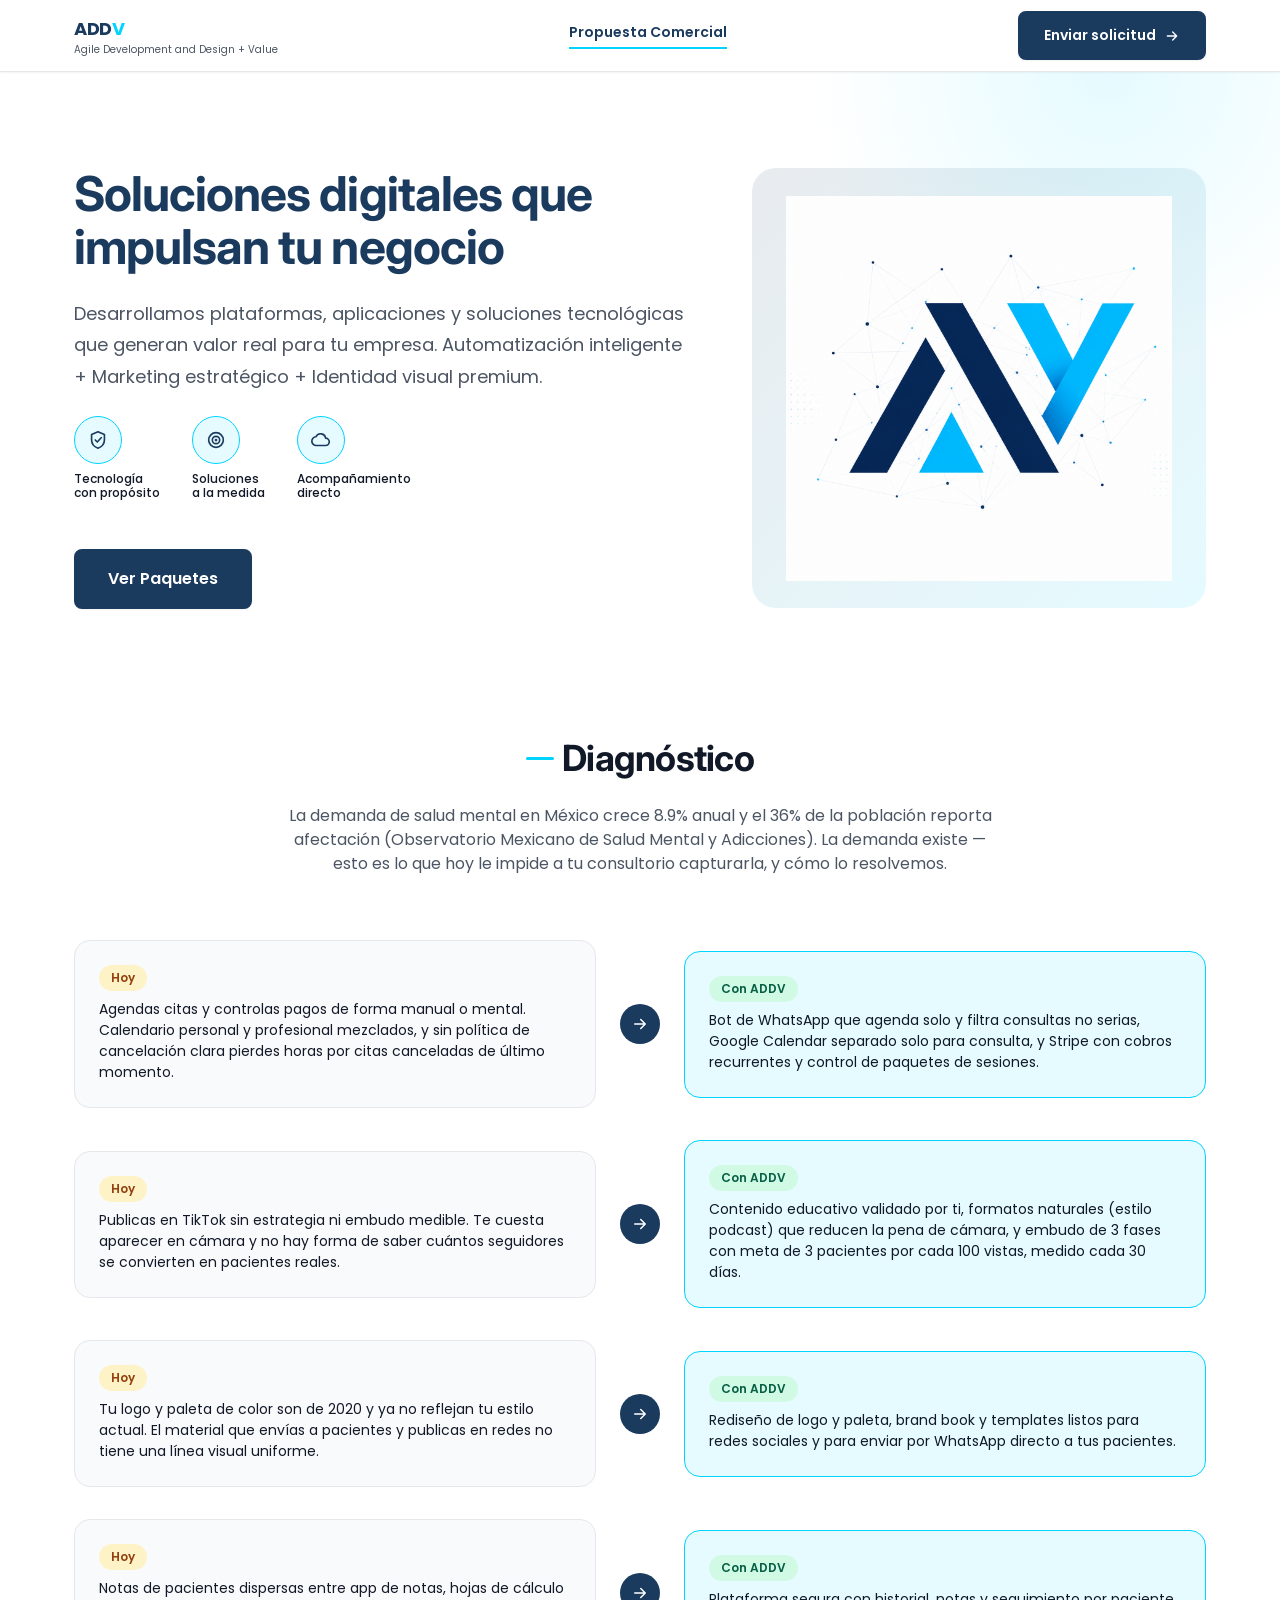
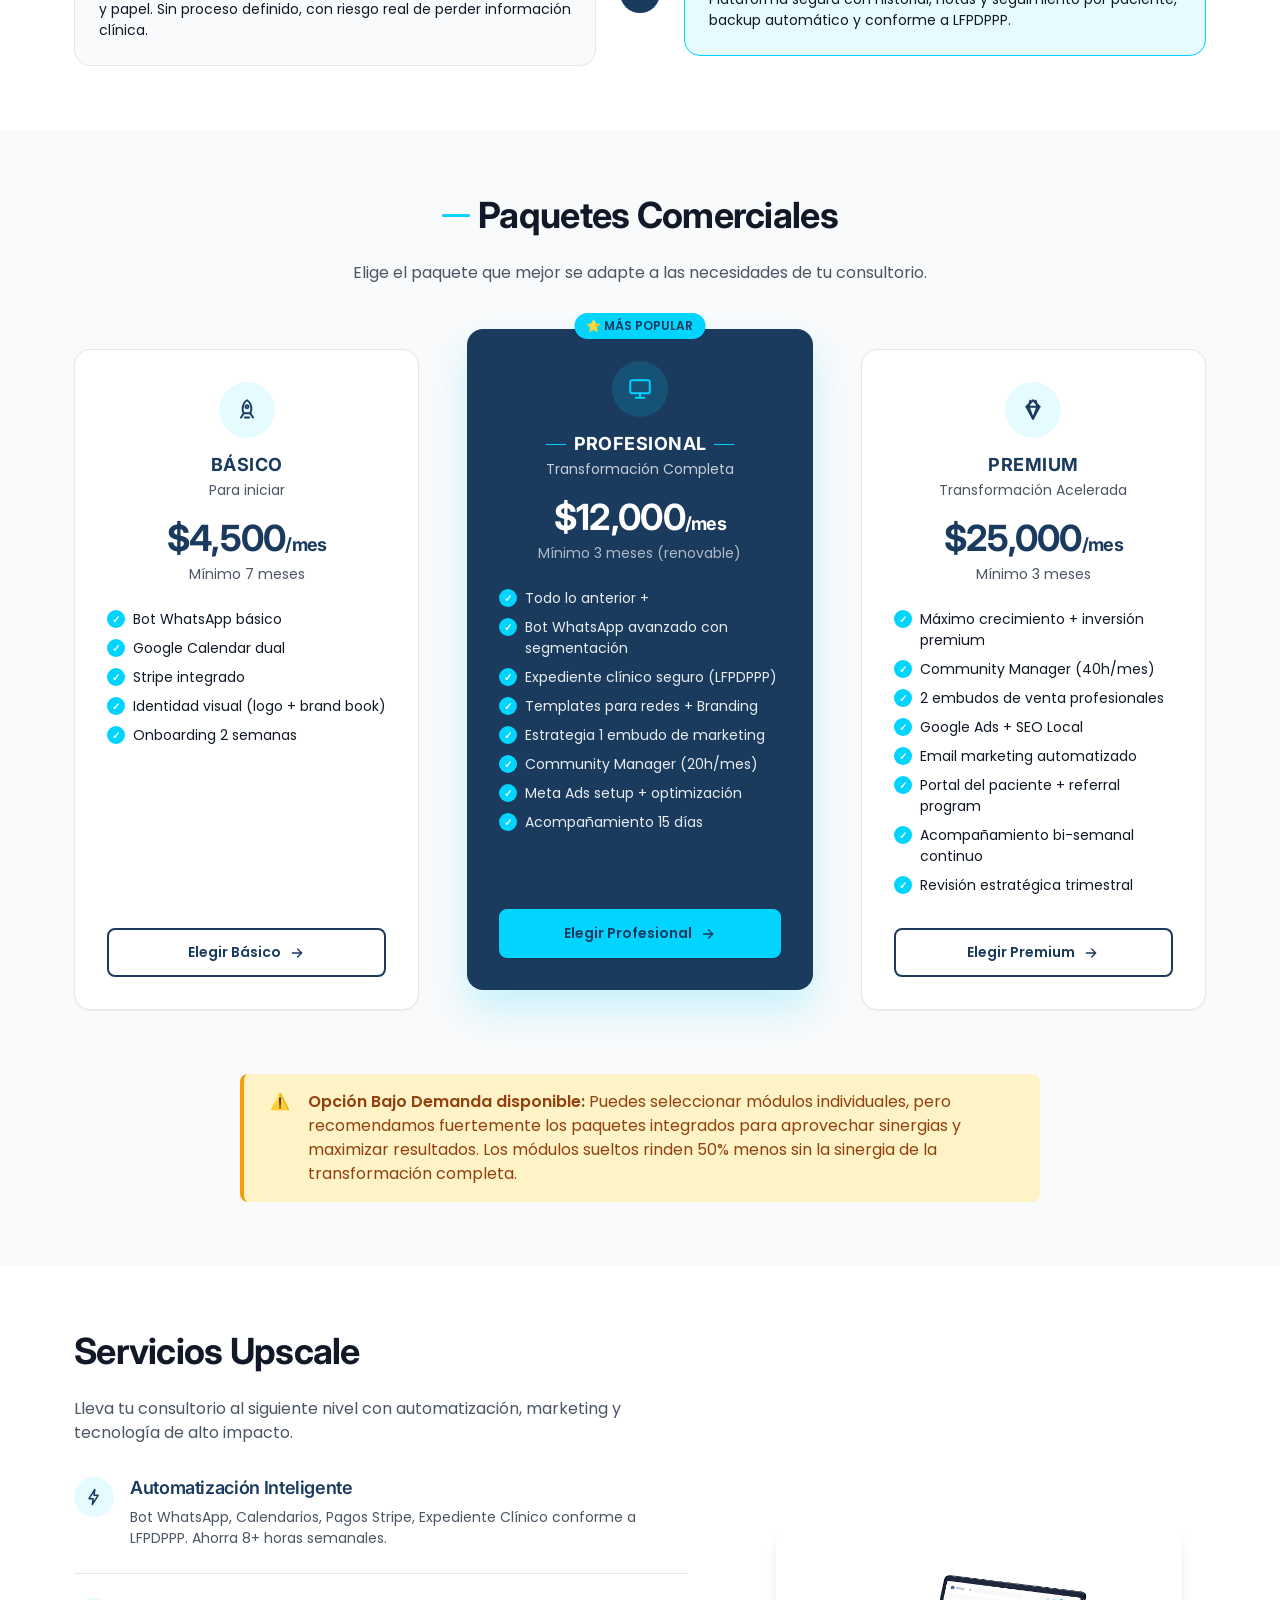
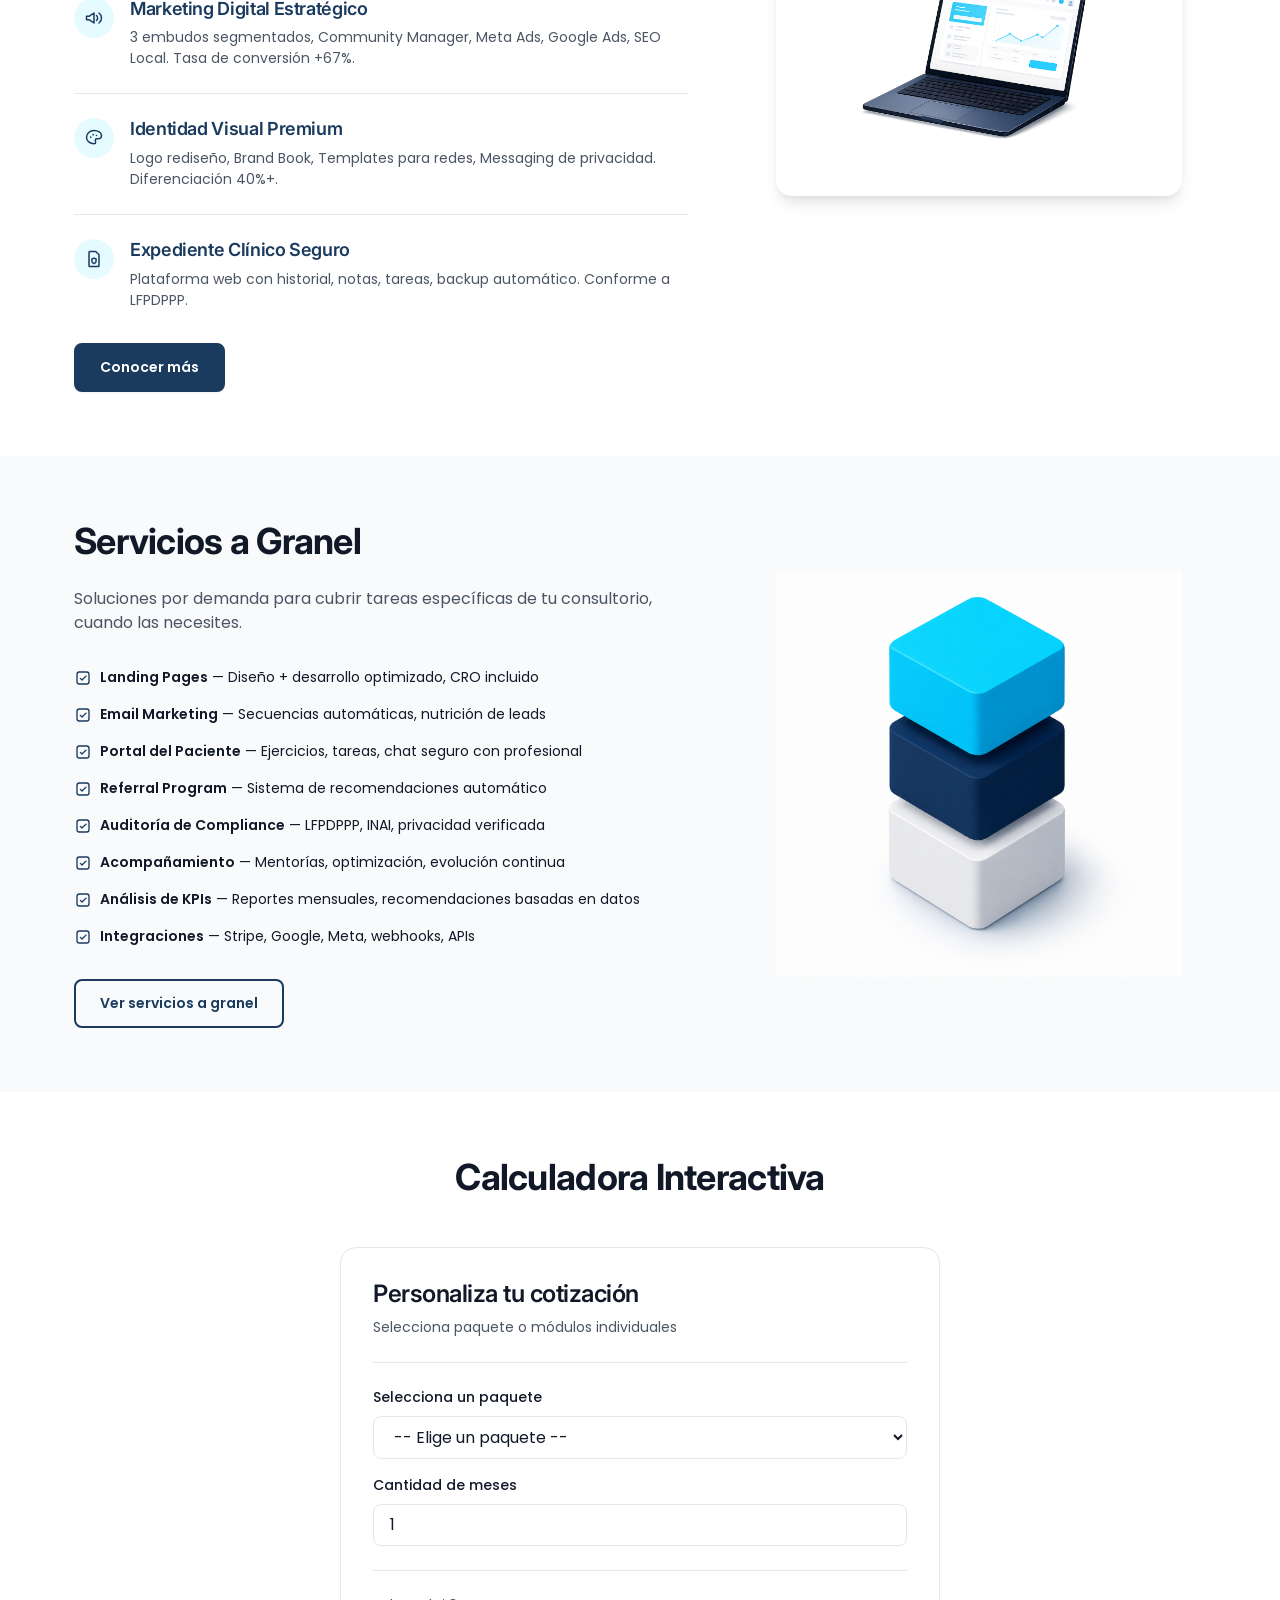
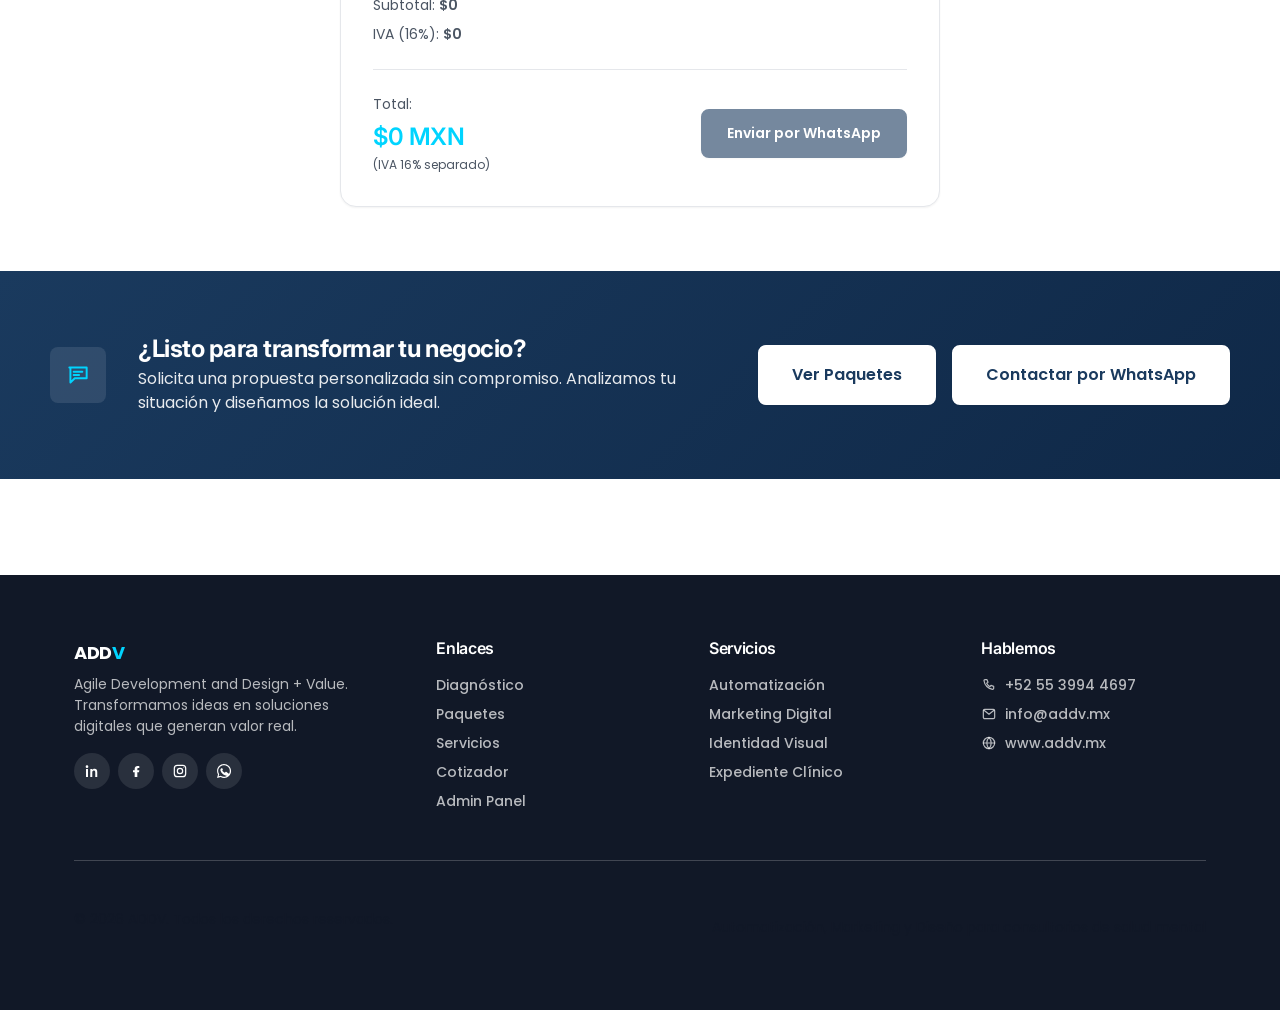
<file: index.html>
<!DOCTYPE html>
<html lang="es">
<head>
  <meta charset="UTF-8">
  <meta name="viewport" content="width=device-width, initial-scale=1.0">
  <meta name="description" content="ADDV - Propuesta Comercial Integral: Automatización, Marketing Digital, Branding para Consultorios Psicológicos Online.">
  <meta name="theme-color" content="#1a3a5e">
  
  <title>ADDV — Propuesta Comercial Integral | Automatización + Marketing + Branding</title>
  
  <!-- Estilos CSS -->
  <link rel="stylesheet" href="css/variables.css">
  <link rel="stylesheet" href="css/base.css">
  <link rel="stylesheet" href="css/components.css">
  <link rel="stylesheet" href="css/layout.css">
  <link rel="stylesheet" href="css/responsive.css">
  
  <!-- Favicon (placeholder) -->
  <link rel="icon" type="image/svg+xml" href="data:image/svg+xml,<svg xmlns='http://www.w3.org/2000/svg' viewBox='0 0 100 100'><text y='75' font-size='75' font-weight='bold' fill='%231a3a5e'>A</text></svg>">
  
  <!-- Open Graph (para compartir) -->
  <meta property="og:title" content="ADDV — Propuesta Comercial Integral">
  <meta property="og:description" content="Transformación Digital para Consultorios Psicológicos: Automatización, Marketing, Branding.">
  <meta property="og:type" content="website">
  <meta property="og:url" content="https://addv.mx/propuesta">
  <meta property="og:image" content="https://addv.mx/og-image.png">
  
  <!-- Preconnect para performance -->
  <link rel="preconnect" href="https://fonts.googleapis.com">
  <link rel="preconnect" href="https://fonts.gstatic.com" crossorigin>
</head>
<body>
  <!-- ===== SPRITE DE ICONOS (inline, sin dependencias externas) ===== -->
  <svg class="icon-sprite" aria-hidden="true" style="display: none;">
    <symbol id="icon-shield" viewBox="0 0 24 24" fill="none" stroke="currentColor" stroke-width="1.8" stroke-linecap="round" stroke-linejoin="round">
      <path d="M12 3l7 3v6c0 4.5-3 7.5-7 9-4-1.5-7-4.5-7-9V6l7-3z"/>
      <path d="M9 12l2.2 2.2L15.5 9.5"/>
    </symbol>
    <symbol id="icon-target" viewBox="0 0 24 24" fill="none" stroke="currentColor" stroke-width="1.8" stroke-linecap="round" stroke-linejoin="round">
      <circle cx="12" cy="12" r="8"/>
      <circle cx="12" cy="12" r="4"/>
      <circle cx="12" cy="12" r="0.6" fill="currentColor"/>
    </symbol>
    <symbol id="icon-cloud" viewBox="0 0 24 24" fill="none" stroke="currentColor" stroke-width="1.8" stroke-linecap="round" stroke-linejoin="round">
      <path d="M7 18h10a4 4 0 0 0 0-8 5.5 5.5 0 0 0-10.5-1.5A4.5 4.5 0 0 0 7 18z"/>
    </symbol>
    <symbol id="icon-rocket" viewBox="0 0 24 24" fill="none" stroke="currentColor" stroke-width="1.8" stroke-linecap="round" stroke-linejoin="round">
      <path d="M12 3c2.5 1.5 4 4.2 4 8 0 2-1 4-1 4H9s-1-2-1-4c0-3.8 1.5-6.5 4-8z"/>
      <circle cx="12" cy="9" r="1.4"/>
      <path d="M9 15l-2.5 4M15 15l2.5 4M10 19h4"/>
    </symbol>
    <symbol id="icon-monitor" viewBox="0 0 24 24" fill="none" stroke="currentColor" stroke-width="1.8" stroke-linecap="round" stroke-linejoin="round">
      <rect x="3" y="4" width="18" height="12" rx="1.5"/>
      <path d="M8 20h8M12 16v4"/>
    </symbol>
    <symbol id="icon-diamond" viewBox="0 0 24 24" fill="none" stroke="currentColor" stroke-width="1.8" stroke-linecap="round" stroke-linejoin="round">
      <path d="M6 9l6-6 6 6-6 11-6-11z"/>
      <path d="M6 9h12M9.5 3.5L8 9l4 11 4-11-1.5-5.5"/>
    </symbol>
    <symbol id="icon-arrow-right" viewBox="0 0 24 24" fill="none" stroke="currentColor" stroke-width="2" stroke-linecap="round" stroke-linejoin="round">
      <path d="M5 12h14M13 6l6 6-6 6"/>
    </symbol>
    <symbol id="icon-chat" viewBox="0 0 24 24" fill="none" stroke="currentColor" stroke-width="1.8" stroke-linecap="round" stroke-linejoin="round">
      <path d="M4 5h16v10H9l-4 4V5z"/>
      <path d="M8 9h8M8 12h5"/>
    </symbol>
    <symbol id="icon-bolt" viewBox="0 0 24 24" fill="none" stroke="currentColor" stroke-width="1.8" stroke-linecap="round" stroke-linejoin="round">
      <path d="M13 3L6 14h5l-1 7 7-11h-5l1-7z"/>
    </symbol>
    <symbol id="icon-megaphone" viewBox="0 0 24 24" fill="none" stroke="currentColor" stroke-width="1.8" stroke-linecap="round" stroke-linejoin="round">
      <path d="M3 10v4h3l6 4V6L6 10H3z"/>
      <path d="M15 9a4 4 0 0 1 0 6M18 6a7.5 7.5 0 0 1 0 12"/>
    </symbol>
    <symbol id="icon-palette" viewBox="0 0 24 24" fill="none" stroke="currentColor" stroke-width="1.8" stroke-linecap="round" stroke-linejoin="round">
      <path d="M12 3a9 8 0 1 0 0 16c1.5 0 2-1 2-2s-.5-1.5-.5-2.3c0-1 .8-1.7 1.8-1.7H17a4 4 0 0 0 4-4c0-3.3-4-6-9-6z"/>
      <circle cx="8" cy="11" r="1" fill="currentColor" stroke="none"/>
      <circle cx="11" cy="8" r="1" fill="currentColor" stroke="none"/>
      <circle cx="15" cy="9" r="1" fill="currentColor" stroke="none"/>
    </symbol>
    <symbol id="icon-file-shield" viewBox="0 0 24 24" fill="none" stroke="currentColor" stroke-width="1.8" stroke-linecap="round" stroke-linejoin="round">
      <path d="M7 3h7l4 4v13a1 1 0 0 1-1 1H7a1 1 0 0 1-1-1V4a1 1 0 0 1 1-1z"/>
      <path d="M12 11l2.5 1v2.3c0 1.6-1 2.7-2.5 3.2-1.5-.5-2.5-1.6-2.5-3.2V12l2.5-1z"/>
    </symbol>
    <symbol id="icon-check-square" viewBox="0 0 24 24" fill="none" stroke="currentColor" stroke-width="1.8" stroke-linecap="round" stroke-linejoin="round">
      <rect x="4" y="4" width="16" height="16" rx="3"/>
      <path d="M8.5 12.5l2.2 2.2L16 9.5"/>
    </symbol>
    <symbol id="icon-linkedin" viewBox="0 0 24 24" fill="currentColor">
      <path d="M4.5 3.5a2 2 0 1 0 0 4 2 2 0 0 0 0-4zM3 9h3v12H3zM9.5 9H12.4v1.6h.05c.5-.9 1.6-1.8 3.3-1.8 3.5 0 4.15 2.1 4.15 4.9V21h-3v-6.2c0-1.5-.03-3.4-2.1-3.4-2.1 0-2.4 1.6-2.4 3.3V21h-3z"/>
    </symbol>
    <symbol id="icon-facebook" viewBox="0 0 24 24" fill="currentColor">
      <path d="M14 21v-7h2.5l.5-3H14V9c0-.9.3-1.5 1.7-1.5H17V4.8C16.6 4.7 15.5 4.6 14.3 4.6c-2.5 0-4.3 1.5-4.3 4.3V11H7.5v3H10v7z"/>
    </symbol>
    <symbol id="icon-instagram" viewBox="0 0 24 24" fill="none" stroke="currentColor" stroke-width="1.8" stroke-linecap="round" stroke-linejoin="round">
      <rect x="3.5" y="3.5" width="17" height="17" rx="4.5"/>
      <circle cx="12" cy="12" r="4"/>
      <circle cx="17" cy="7" r="0.6" fill="currentColor" stroke="none"/>
    </symbol>
    <symbol id="icon-phone" viewBox="0 0 24 24" fill="none" stroke="currentColor" stroke-width="1.8" stroke-linecap="round" stroke-linejoin="round">
      <path d="M6 4h3l1.5 4-2 1.5a11 11 0 0 0 5 5l1.5-2 4 1.5v3a1.5 1.5 0 0 1-1.6 1.5A15 15 0 0 1 4.5 5.6 1.5 1.5 0 0 1 6 4z"/>
    </symbol>
    <symbol id="icon-mail" viewBox="0 0 24 24" fill="none" stroke="currentColor" stroke-width="1.8" stroke-linecap="round" stroke-linejoin="round">
      <rect x="3.5" y="5" width="17" height="14" rx="2"/>
      <path d="M4.5 6.5L12 12.5l7.5-6"/>
    </symbol>
    <symbol id="icon-globe" viewBox="0 0 24 24" fill="none" stroke="currentColor" stroke-width="1.8" stroke-linecap="round" stroke-linejoin="round">
      <circle cx="12" cy="12" r="8.5"/>
      <path d="M3.5 12h17M12 3.5c2.2 2.3 3.3 5.3 3.3 8.5s-1.1 6.2-3.3 8.5c-2.2-2.3-3.3-5.3-3.3-8.5S9.8 5.8 12 3.5z"/>
    </symbol>
  </svg>

  <!-- ===== HEADER FIJO ===== -->
  <header class="header" role="banner">
    <div class="header-content container">
      <a href="#" class="header-logo" aria-label="ADDV - Inicio">
        <span class="header-logo-mark">ADD<span class="header-logo-accent">V</span></span>
        <span class="header-logo-tagline">Agile Development and Design + Value</span>
      </a>
      <div class="header-nav">
        <a href="#cotizador" class="header-nav-link">Propuesta Comercial</a>
      </div>
      <div class="header-actions">
        <a href="#cotizador" class="btn btn-primary header-cta">
          Enviar solicitud
          <svg aria-hidden="true"><use href="#icon-arrow-right"/></svg>
        </a>
      </div>
    </div>
  </header>

  <!-- ===== MAIN CONTENT ===== -->
  <main>
    <!-- ===== HERO SECTION ===== -->
    <section class="section section-hero" id="inicio" aria-labelledby="hero-title">
      <div class="container">
        <div class="hero">
          <!-- Contenido izquierdo -->
          <div class="hero-content">
            <h1 id="hero-title" data-content-key="hero-title">Soluciones digitales que <span class="text-accent-on-light">impulsan</span> tu negocio</h1>

            <p data-content-key="hero-desc">Desarrollamos plataformas, aplicaciones y soluciones tecnológicas que generan valor real para tu empresa. Automatización inteligente + Marketing estratégico + Identidad visual premium.</p>
            
            <div class="hero-badges">
              <div class="hero-badge">
                <span class="hero-badge-icon"><svg aria-hidden="true"><use href="#icon-shield"/></svg></span>
                <span class="hero-badge-label">Tecnología<br>con propósito</span>
              </div>
              <div class="hero-badge">
                <span class="hero-badge-icon"><svg aria-hidden="true"><use href="#icon-target"/></svg></span>
                <span class="hero-badge-label">Soluciones<br>a la medida</span>
              </div>
              <div class="hero-badge">
                <span class="hero-badge-icon"><svg aria-hidden="true"><use href="#icon-cloud"/></svg></span>
                <span class="hero-badge-label">Acompañamiento<br>directo</span>
              </div>
            </div>

            <a href="#paquetes" class="btn btn-primary btn-lg">Ver Paquetes</a>
          </div>

          <!-- Composición visual derecha -->
          <div class="hero-visual" aria-hidden="true">
            <img class="hero-illustration" src="img/hero-illustration.png" alt="" loading="lazy">
          </div>
        </div>
      </div>
    </section>

    <!-- ===== DIAGNÓSTICO ===== -->
    <section class="section" id="diagnostico" aria-labelledby="diagnostico-title">
      <div class="container">
        <h2 id="diagnostico-title" class="section-title-dashed" style="text-align: center;">Diagnóstico</h2>
        <p class="diagnostico-intro">La demanda de salud mental en México crece 8.9% anual y el 36% de la población reporta afectación (Observatorio Mexicano de Salud Mental y Adicciones). La demanda existe — esto es lo que hoy le impide a tu consultorio capturarla, y cómo lo resolvemos.</p>

        <div class="diagnostico-grid">
          <div class="diagnostico-item">
            <div class="diagnostico-problema">
              <span class="badge badge-warning diagnostico-tag">Hoy</span>
              <p>Agendas citas y controlas pagos de forma manual o mental. Calendario personal y profesional mezclados, y sin política de cancelación clara pierdes horas por citas canceladas de último momento.</p>
            </div>
            <span class="diagnostico-arrow" aria-hidden="true"><svg><use href="#icon-arrow-right"/></svg></span>
            <div class="diagnostico-solucion">
              <span class="badge badge-success diagnostico-tag">Con ADDV</span>
              <p>Bot de WhatsApp que agenda solo y filtra consultas no serias, Google Calendar separado solo para consulta, y Stripe con cobros recurrentes y control de paquetes de sesiones.</p>
            </div>
          </div>

          <div class="diagnostico-item">
            <div class="diagnostico-problema">
              <span class="badge badge-warning diagnostico-tag">Hoy</span>
              <p>Publicas en TikTok sin estrategia ni embudo medible. Te cuesta aparecer en cámara y no hay forma de saber cuántos seguidores se convierten en pacientes reales.</p>
            </div>
            <span class="diagnostico-arrow" aria-hidden="true"><svg><use href="#icon-arrow-right"/></svg></span>
            <div class="diagnostico-solucion">
              <span class="badge badge-success diagnostico-tag">Con ADDV</span>
              <p>Contenido educativo validado por ti, formatos naturales (estilo podcast) que reducen la pena de cámara, y embudo de 3 fases con meta de 3 pacientes por cada 100 vistas, medido cada 30 días.</p>
            </div>
          </div>

          <div class="diagnostico-item">
            <div class="diagnostico-problema">
              <span class="badge badge-warning diagnostico-tag">Hoy</span>
              <p>Tu logo y paleta de color son de 2020 y ya no reflejan tu estilo actual. El material que envías a pacientes y publicas en redes no tiene una línea visual uniforme.</p>
            </div>
            <span class="diagnostico-arrow" aria-hidden="true"><svg><use href="#icon-arrow-right"/></svg></span>
            <div class="diagnostico-solucion">
              <span class="badge badge-success diagnostico-tag">Con ADDV</span>
              <p>Rediseño de logo y paleta, brand book y templates listos para redes sociales y para enviar por WhatsApp directo a tus pacientes.</p>
            </div>
          </div>

          <div class="diagnostico-item">
            <div class="diagnostico-problema">
              <span class="badge badge-warning diagnostico-tag">Hoy</span>
              <p>Notas de pacientes dispersas entre app de notas, hojas de cálculo y papel. Sin proceso definido, con riesgo real de perder información clínica.</p>
            </div>
            <span class="diagnostico-arrow" aria-hidden="true"><svg><use href="#icon-arrow-right"/></svg></span>
            <div class="diagnostico-solucion">
              <span class="badge badge-success diagnostico-tag">Con ADDV</span>
              <p>Plataforma segura con historial, notas y seguimiento por paciente, backup automático y conforme a LFPDPPP.</p>
            </div>
          </div>
        </div>
      </div>
    </section>

    <!-- ===== PAQUETES SECTION ===== -->
    <section class="section section-alt" id="paquetes" aria-labelledby="paquetes-title">
      <div class="container">
        <h2 id="paquetes-title" class="section-title-dashed" style="text-align: center;">Paquetes Comerciales</h2>
        <p style="text-align: center; color: var(--color-gray-600); margin-bottom: var(--space-3xl);">Elige el paquete que mejor se adapte a las necesidades de tu consultorio.</p>

        <div class="pricing-cards">
          <!-- Paquete Básico -->
          <div class="pricing-card">
            <div class="card">
              <div class="pricing-icon"><svg aria-hidden="true"><use href="#icon-rocket"/></svg></div>

              <div class="pricing-header">
                <h3 class="pricing-name">Básico</h3>
                <p class="pricing-subtitle">Para iniciar</p>
                <h4 class="pricing-price" data-price-for="basico">$4,500<span style="font-size: 0.5em;">/mes</span></h4>
                <p class="pricing-price-desc">Mínimo 7 meses</p>
              </div>

              <div class="pricing-features">
                <div class="pricing-feature">Bot WhatsApp básico</div>
                <div class="pricing-feature">Google Calendar dual</div>
                <div class="pricing-feature">Stripe integrado</div>
                <div class="pricing-feature">Identidad visual (logo + brand book)</div>
                <div class="pricing-feature">Onboarding 2 semanas</div>
              </div>

              <div class="pricing-cta">
                <button class="btn btn-secondary btn-full" onclick="elegirPaquete('basico')">Elegir Básico <svg aria-hidden="true" style="width:16px;height:16px;"><use href="#icon-arrow-right"/></svg></button>
              </div>
            </div>
          </div>

          <!-- Paquete Profesional (Featured) -->
          <div class="pricing-card featured">
            <div class="card">
              <span class="badge badge-accent-solid pricing-badge-float">⭐ MÁS POPULAR</span>

              <div class="pricing-icon"><svg aria-hidden="true"><use href="#icon-monitor"/></svg></div>

              <div class="pricing-header">
                <h3 class="pricing-name pricing-name-dashed">Profesional</h3>
                <p class="pricing-subtitle">Transformación Completa</p>
                <h4 class="pricing-price" data-price-for="profesional">$12,000<span style="font-size: 0.5em;">/mes</span></h4>
                <p class="pricing-price-desc">Mínimo 3 meses (renovable)</p>
              </div>

              <div class="pricing-features">
                <div class="pricing-feature">Todo lo anterior +</div>
                <div class="pricing-feature">Bot WhatsApp avanzado con segmentación</div>
                <div class="pricing-feature">Expediente clínico seguro (LFPDPPP)</div>
                <div class="pricing-feature">Templates para redes + Branding</div>
                <div class="pricing-feature">Estrategia 1 embudo de marketing</div>
                <div class="pricing-feature">Community Manager (20h/mes)</div>
                <div class="pricing-feature">Meta Ads setup + optimización</div>
                <div class="pricing-feature">Acompañamiento 15 días</div>
              </div>

              <div class="pricing-cta">
                <button class="btn btn-accent btn-full" onclick="elegirPaquete('profesional')">Elegir Profesional <svg aria-hidden="true" style="width:16px;height:16px;"><use href="#icon-arrow-right"/></svg></button>
              </div>
            </div>
          </div>

          <!-- Paquete Premium -->
          <div class="pricing-card">
            <div class="card">
              <div class="pricing-icon"><svg aria-hidden="true"><use href="#icon-diamond"/></svg></div>

              <div class="pricing-header">
                <h3 class="pricing-name">Premium</h3>
                <p class="pricing-subtitle">Transformación Acelerada</p>
                <h4 class="pricing-price" data-price-for="premium">$25,000<span style="font-size: 0.5em;">/mes</span></h4>
                <p class="pricing-price-desc">Mínimo 3 meses</p>
              </div>

              <div class="pricing-features">
                <div class="pricing-feature">Máximo crecimiento + inversión premium</div>
                <div class="pricing-feature">Community Manager (40h/mes)</div>
                <div class="pricing-feature">2 embudos de venta profesionales</div>
                <div class="pricing-feature">Google Ads + SEO Local</div>
                <div class="pricing-feature">Email marketing automatizado</div>
                <div class="pricing-feature">Portal del paciente + referral program</div>
                <div class="pricing-feature">Acompañamiento bi-semanal continuo</div>
                <div class="pricing-feature">Revisión estratégica trimestral</div>
              </div>

              <div class="pricing-cta">
                <button class="btn btn-secondary btn-full" onclick="elegirPaquete('premium')">Elegir Premium <svg aria-hidden="true" style="width:16px;height:16px;"><use href="#icon-arrow-right"/></svg></button>
              </div>
            </div>
          </div>
        </div>
        
        <!-- Advertencia Bajo Demanda -->
        <div class="alert alert-warning mt-2xl" role="alert" style="max-width: 800px; margin: var(--space-3xl) auto 0;">
          <div class="alert-icon">⚠️</div>
          <div class="alert-content">
            <strong>Opción Bajo Demanda disponible:</strong> Puedes seleccionar módulos individuales, pero recomendamos fuertemente los paquetes integrados para aprovechar sinergias y maximizar resultados. Los módulos sueltos rinden 50% menos sin la sinergia de la transformación completa.
          </div>
        </div>
      </div>
    </section>

    <!-- ===== SERVICIOS UPSCALE SECTION ===== -->
    <section class="section" id="servicios" aria-labelledby="servicios-title">
      <div class="container">
        <div class="services-grid">
          <div class="services-list-col">
            <h2 id="servicios-title">Servicios Upscale</h2>
            <p class="services-intro">Lleva tu consultorio al siguiente nivel con automatización, marketing y tecnología de alto impacto.</p>

            <div class="services-list">
              <div class="service-item">
                <span class="service-icon"><svg aria-hidden="true"><use href="#icon-bolt"/></svg></span>
                <div>
                  <h3 class="service-name">Automatización Inteligente</h3>
                  <p class="service-desc">Bot WhatsApp, Calendarios, Pagos Stripe, Expediente Clínico conforme a LFPDPPP. Ahorra 8+ horas semanales.</p>
                </div>
              </div>
              <div class="service-item">
                <span class="service-icon"><svg aria-hidden="true"><use href="#icon-megaphone"/></svg></span>
                <div>
                  <h3 class="service-name">Marketing Digital Estratégico</h3>
                  <p class="service-desc">3 embudos segmentados, Community Manager, Meta Ads, Google Ads, SEO Local. Tasa de conversión +67%.</p>
                </div>
              </div>
              <div class="service-item">
                <span class="service-icon"><svg aria-hidden="true"><use href="#icon-palette"/></svg></span>
                <div>
                  <h3 class="service-name">Identidad Visual Premium</h3>
                  <p class="service-desc">Logo rediseño, Brand Book, Templates para redes, Messaging de privacidad. Diferenciación 40%+.</p>
                </div>
              </div>
              <div class="service-item">
                <span class="service-icon"><svg aria-hidden="true"><use href="#icon-file-shield"/></svg></span>
                <div>
                  <h3 class="service-name">Expediente Clínico Seguro</h3>
                  <p class="service-desc">Plataforma web con historial, notas, tareas, backup automático. Conforme a LFPDPPP.</p>
                </div>
              </div>
            </div>

            <a href="#cotizador" class="btn btn-primary service-cta">Conocer más</a>
          </div>

          <div class="services-visual" aria-hidden="true">
            <img class="services-visual-img services-visual-img-framed" src="img/servicios-upscale.png" alt="" loading="lazy">
          </div>
        </div>
      </div>
    </section>

    <!-- ===== SERVICIOS A GRANEL ===== -->
    <section class="section section-alt" aria-labelledby="servicios-granel-title">
      <div class="container">
        <div class="services-grid">
          <div class="services-list-col">
            <h2 id="servicios-granel-title">Servicios a Granel</h2>
            <p class="services-intro">Soluciones por demanda para cubrir tareas específicas de tu consultorio, cuando las necesites.</p>

            <div class="service-checklist">
              <div class="service-checklist-item">
                <svg class="service-checklist-icon" aria-hidden="true"><use href="#icon-check-square"/></svg>
                <span><strong>Landing Pages</strong> — Diseño + desarrollo optimizado, CRO incluido</span>
              </div>
              <div class="service-checklist-item">
                <svg class="service-checklist-icon" aria-hidden="true"><use href="#icon-check-square"/></svg>
                <span><strong>Email Marketing</strong> — Secuencias automáticas, nutrición de leads</span>
              </div>
              <div class="service-checklist-item">
                <svg class="service-checklist-icon" aria-hidden="true"><use href="#icon-check-square"/></svg>
                <span><strong>Portal del Paciente</strong> — Ejercicios, tareas, chat seguro con profesional</span>
              </div>
              <div class="service-checklist-item">
                <svg class="service-checklist-icon" aria-hidden="true"><use href="#icon-check-square"/></svg>
                <span><strong>Referral Program</strong> — Sistema de recomendaciones automático</span>
              </div>
              <div class="service-checklist-item">
                <svg class="service-checklist-icon" aria-hidden="true"><use href="#icon-check-square"/></svg>
                <span><strong>Auditoría de Compliance</strong> — LFPDPPP, INAI, privacidad verificada</span>
              </div>
              <div class="service-checklist-item">
                <svg class="service-checklist-icon" aria-hidden="true"><use href="#icon-check-square"/></svg>
                <span><strong>Acompañamiento</strong> — Mentorías, optimización, evolución continua</span>
              </div>
              <div class="service-checklist-item">
                <svg class="service-checklist-icon" aria-hidden="true"><use href="#icon-check-square"/></svg>
                <span><strong>Análisis de KPIs</strong> — Reportes mensuales, recomendaciones basadas en datos</span>
              </div>
              <div class="service-checklist-item">
                <svg class="service-checklist-icon" aria-hidden="true"><use href="#icon-check-square"/></svg>
                <span><strong>Integraciones</strong> — Stripe, Google, Meta, webhooks, APIs</span>
              </div>
            </div>

            <a href="#cotizador" class="btn btn-secondary service-cta">Ver servicios a granel</a>
          </div>

          <div class="services-visual" aria-hidden="true">
            <img class="services-visual-img" src="img/servicios-granel.png" alt="" loading="lazy">
          </div>
        </div>
      </div>
    </section>

    <!-- ===== COTIZADOR INTERACTIVO ===== -->
    <section class="section" id="cotizador" aria-labelledby="cotizador-title">
      <div class="container container-lg">
        <h2 id="cotizador-title" style="text-align: center; margin-bottom: var(--space-2xl);">Calculadora Interactiva</h2>
        
        <div class="card" style="max-width: 600px; margin: 0 auto;">
          <div class="card-header">
            <h3>Personaliza tu cotización</h3>
            <p style="margin: var(--space-sm) 0 0; color: var(--color-gray-600); font-size: var(--font-size-sm);">Selecciona paquete o módulos individuales</p>
          </div>
          
          <div class="card-body">
            <!-- Inputs del cotizador van aquí (JavaScript) -->
            <div id="cotizador-contenido">
              <!-- Generado por JavaScript -->
            </div>
          </div>
          
          <div class="card-footer">
            <div>
              <p style="margin: 0; font-size: var(--font-size-sm); color: var(--color-gray-600);">Total:</p>
              <h3 id="total-precio" style="margin: var(--space-sm) 0 0; color: var(--color-cyan);">$0.00 MXN</h3>
              <p style="margin: var(--space-xs) 0 0; font-size: 0.75rem; color: var(--color-gray-600);">(IVA 16% separado)</p>
            </div>
            <button class="btn btn-primary" id="btn-whatsapp" onclick="openWhatsApp()">
              Enviar por WhatsApp
            </button>
          </div>
        </div>
      </div>
    </section>

    <!-- ===== CTA FINAL ===== -->
    <section class="cta-section">
      <div class="cta-content cta-bar">
        <span class="cta-bar-icon"><svg aria-hidden="true"><use href="#icon-chat"/></svg></span>
        <div class="cta-bar-text">
          <h2 data-content-key="cta-title">¿Listo para transformar tu negocio?</h2>
          <p data-content-key="cta-desc">Solicita una propuesta personalizada sin compromiso. Analizamos tu situación y diseñamos la solución ideal.</p>
        </div>
        <div class="cta-buttons">
          <a href="#paquetes" class="btn btn-accent btn-lg">Ver Paquetes</a>
          <button class="btn btn-accent btn-lg" onclick="openWhatsApp()">Contactar por WhatsApp</button>
        </div>
      </div>
    </section>
  </main>

  <!-- ===== FOOTER ===== -->
  <footer class="footer" role="contentinfo">
    <div class="container">
      <div class="footer-content">
        <div class="footer-section footer-section-brand">
          <a href="#" class="header-logo" aria-label="ADDV - Inicio" style="color: var(--color-white);">
            <span class="header-logo-mark">ADD<span class="header-logo-accent">V</span></span>
          </a>
          <p style="font-size: var(--font-size-sm); color: rgba(255, 255, 255, 0.7); margin: var(--space-sm) 0 var(--space-md);">Agile Development and Design + Value. Transformamos ideas en soluciones digitales que generan valor real.</p>
          <div class="footer-social">
            <a href="#" aria-label="LinkedIn"><svg aria-hidden="true"><use href="#icon-linkedin"/></svg></a>
            <a href="#" aria-label="Facebook"><svg aria-hidden="true"><use href="#icon-facebook"/></svg></a>
            <a href="#" aria-label="Instagram"><svg aria-hidden="true"><use href="#icon-instagram"/></svg></a>
            <a href="https://wa.me/525539944697" target="_blank" rel="noopener noreferrer" aria-label="WhatsApp">
              <svg viewBox="0 0 448 512" fill="currentColor" aria-hidden="true">
                <path d="M380.9 97.1C339 55.1 283.2 32 223.9 32c-122.4 0-222 99.6-222 222 0 39.2 10.3 77.4 29.8 111L2 480l117.7-30.9c32.4 17.7 68.9 27 106.1 27h.1c122.3 0 224.1-99.6 224.1-222 0-59.3-25.2-115-69.1-157zm-157 341.6c-33.2 0-65.7-8.9-94-25.7l-6.7-4-70 18.4L71 359.5l-4.4-7c-18.5-29.4-28.2-63.3-28.2-98.2 0-101.7 82.8-184.5 184.6-184.5 49.3 0 95.6 19.2 130.4 54.1 34.8 34.9 56.2 81.2 56.1 130.5 0 101.8-84.9 184.6-186.6 184.6zm101.2-138.2c-5.5-2.8-32.8-16.2-37.9-18-5.1-1.9-8.8-2.8-12.5 2.8-3.7 5.6-14.3 18-17.6 21.7-3.2 3.7-6.5 4.2-12 1.4-32.6-16.3-54-29.1-75.6-66-5.7-9.8 5.7-9.1 16.3-30.3 1.8-3.7.9-6.9-.6-9.7-1.5-2.8-6.6-16-12.1-27.6-4.4-9.2-9-8.9-13.4-9.1-3.7-.2-7.9-.2-12.1-.2-4.2 0-11 1.6-16.9 7.8-5.9 6.2-22.6 22.1-22.6 53.9 0 31.8 24.4 62.5 27.8 66.9 3.4 4.4 47 71.8 115.4 97.8 57.4 21.3 68.9 17.1 81.4 16 12.5-1.1 40.3-16.5 46-32.4 5.7-15.9 5.7-29.6 4-32.4-1.7-2.8-6.3-4.5-13.1-7.9z"/>
              </svg>
            </a>
          </div>
        </div>

        <div class="footer-section">
          <h4>Enlaces</h4>
          <div class="footer-links">
            <a href="#diagnostico">Diagnóstico</a>
            <a href="#paquetes">Paquetes</a>
            <a href="#servicios">Servicios</a>
            <a href="#cotizador">Cotizador</a>
            <a href="login.html">Admin Panel</a>
          </div>
        </div>

        <div class="footer-section">
          <h4>Servicios</h4>
          <div class="footer-links">
            <a href="#servicios">Automatización</a>
            <a href="#servicios">Marketing Digital</a>
            <a href="#servicios">Identidad Visual</a>
            <a href="#servicios">Expediente Clínico</a>
          </div>
        </div>

        <div class="footer-section">
          <h4>Hablemos</h4>
          <div class="footer-links footer-links-icon">
            <a href="tel:+525539944697"><svg aria-hidden="true"><use href="#icon-phone"/></svg> +52 55 3994 4697</a>
            <a href="mailto:info@addv.mx"><svg aria-hidden="true"><use href="#icon-mail"/></svg> info@addv.mx</a>
            <a href="https://addv.mx" target="_blank" rel="noopener noreferrer"><svg aria-hidden="true"><use href="#icon-globe"/></svg> www.addv.mx</a>
          </div>
        </div>
      </div>

      <div class="footer-divider"></div>

      <div class="footer-bottom">
        <p>&copy; 2026 ADDV. Todos los derechos reservados.</p>
        <p>Automatización, Marketing y Diseño para consultorios de salud mental</p>
      </div>
    </div>
  </footer>

  <!-- ===== SCRIPTS ===== -->
  <script src="js/cotizador.js" charset="utf-8"></script>
  <script src="js/whatsapp.js" charset="utf-8"></script>
  <script src="js/main.js" charset="utf-8"></script>
</body>
</html>
</file>
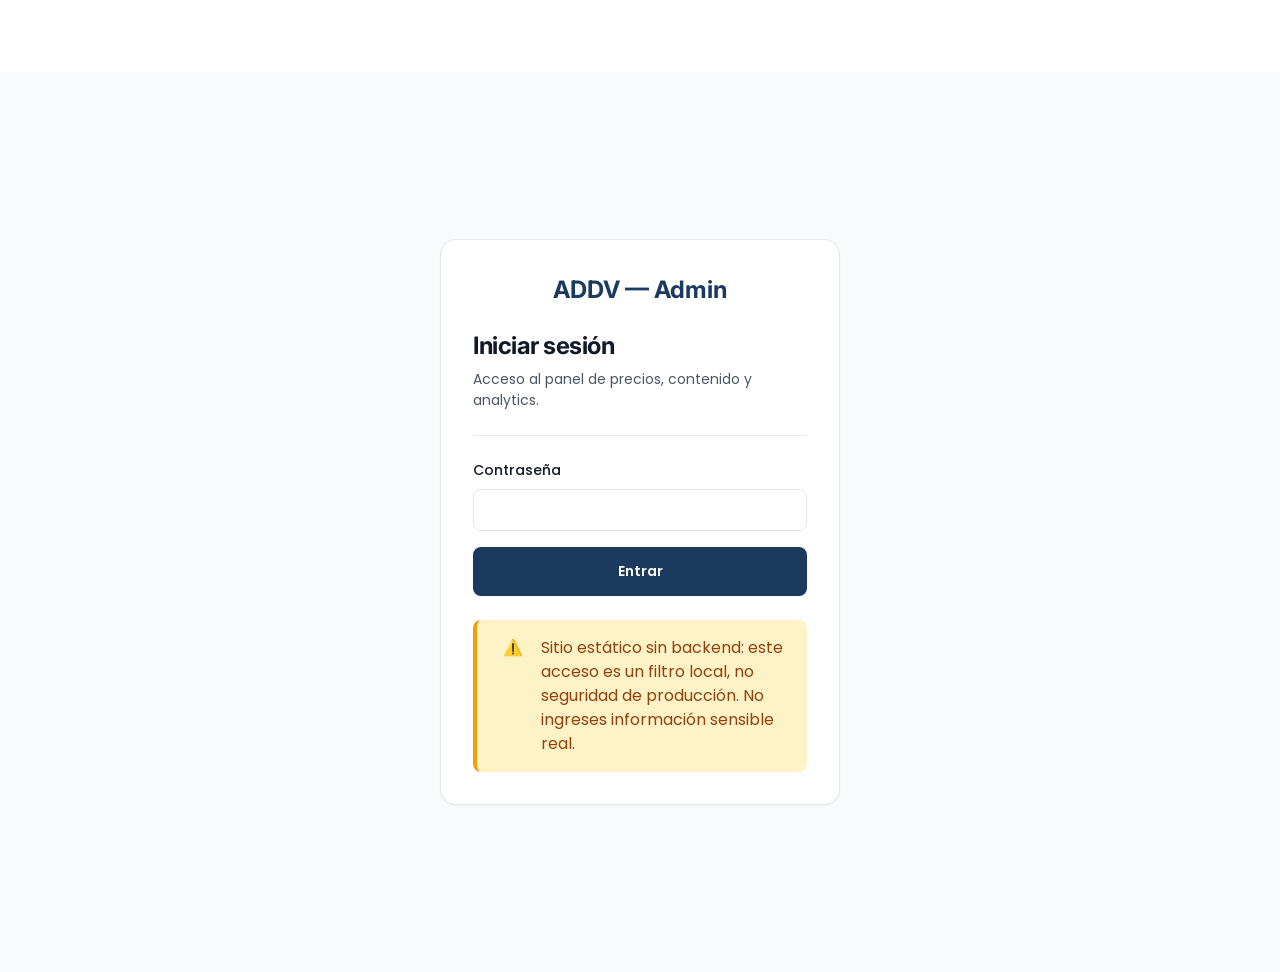
<file: admin.html>
<!DOCTYPE html>
<html lang="es">
<head>
  <meta charset="UTF-8">
  <meta name="viewport" content="width=device-width, initial-scale=1.0">
  <meta name="robots" content="noindex, nofollow">
  <title>Panel Admin — ADDV</title>

  <link rel="stylesheet" href="css/variables.css">
  <link rel="stylesheet" href="css/base.css">
  <link rel="stylesheet" href="css/components.css">
  <link rel="stylesheet" href="css/layout.css">
  <link rel="stylesheet" href="css/responsive.css">
  <link rel="stylesheet" href="css/admin.css">

  <link rel="icon" type="image/svg+xml" href="data:image/svg+xml,<svg xmlns='http://www.w3.org/2000/svg' viewBox='0 0 100 100'><text y='75' font-size='75' font-weight='bold' fill='%231a3a5e'>A</text></svg>">

  <script src="js/admin-auth.js" charset="utf-8"></script>
  <script>
    // Guard antes de pintar contenido: sin sesión válida, fuera.
    exigirSesionAdmin();
  </script>
</head>
<body>
  <div class="admin-shell">
    <header class="admin-topbar">
      <strong>ADDV — Panel Admin</strong>
      <div style="display: flex; gap: var(--space-md); align-items: center;">
        <a href="index.html" class="btn-ghost" style="color: var(--color-white);">Ver landing</a>
        <button class="btn btn-primary btn-sm" id="btn-descargar-config">Descargar config.json</button>
        <button class="btn btn-secondary btn-sm" id="btn-logout" style="border-color: var(--color-white); color: var(--color-white);">Cerrar sesión</button>
      </div>
    </header>

    <main class="admin-main">
      <div class="alert alert-warning" role="note">
        <div class="alert-icon">⚠️</div>
        <div class="alert-content">
          "Guardar" solo actualiza una <strong>vista previa en este navegador</strong> (localStorage) — no publica nada en el sitio real (GitHub Pages no tiene backend). Para publicar de verdad: edita precios/contenido, dale <strong>"Descargar config.json"</strong> arriba, y sube ese archivo a <code>data/config.json</code> en el repo (commit + push). Los analytics son un log local de esta sesión, no tráfico agregado real.
        </div>
      </div>

      <nav class="admin-tabs" role="tablist">
        <button class="admin-tab active" data-tab="precios" role="tab">Precios</button>
        <button class="admin-tab" data-tab="contenido" role="tab">Contenido</button>
        <button class="admin-tab" data-tab="analytics" role="tab">Analytics</button>
      </nav>

      <!-- ===== TAB PRECIOS ===== -->
      <section class="admin-panel active" id="panel-precios">
        <div class="card">
          <div class="card-header">
            <h2 style="font-size: var(--font-size-lg); margin: 0;">Editar precios de paquetes</h2>
          </div>
          <div class="card-body" id="precios-form-contenedor">
            <!-- Generado por js/admin.js -->
          </div>
          <div class="admin-save-bar">
            <button class="btn btn-primary" id="btn-guardar-precios">Guardar precios</button>
            <button class="btn btn-secondary" id="btn-restaurar-precios">Restaurar valores originales</button>
            <span class="admin-save-msg" id="precios-save-msg" style="display: none;">Guardado ✓</span>
          </div>
        </div>
      </section>

      <!-- ===== TAB CONTENIDO ===== -->
      <section class="admin-panel" id="panel-contenido">
        <div class="card">
          <div class="card-header">
            <h2 style="font-size: var(--font-size-lg); margin: 0;">Editar textos de la landing</h2>
          </div>
          <div class="card-body" id="contenido-form-contenedor">
            <!-- Generado por js/admin.js -->
          </div>
          <div class="admin-save-bar">
            <button class="btn btn-primary" id="btn-guardar-contenido">Guardar contenido</button>
            <button class="btn btn-secondary" id="btn-restaurar-contenido">Restaurar textos originales</button>
            <span class="admin-save-msg" id="contenido-save-msg" style="display: none;">Guardado ✓</span>
          </div>
        </div>
      </section>

      <!-- ===== TAB ANALYTICS ===== -->
      <section class="admin-panel" id="panel-analytics">
        <div class="admin-stat-grid" id="analytics-stats">
          <!-- Generado por js/admin.js -->
        </div>

        <div class="card">
          <div class="card-header" style="display: flex; justify-content: space-between; align-items: center;">
            <h2 style="font-size: var(--font-size-lg); margin: 0;">Últimos eventos (esta sesión y navegador)</h2>
            <button class="btn btn-secondary btn-sm" id="btn-limpiar-analytics">Limpiar log</button>
          </div>
          <div class="card-body" id="analytics-log-contenedor">
            <!-- Generado por js/admin.js -->
          </div>
        </div>
      </section>
    </main>
  </div>

  <script src="js/cotizador.js" charset="utf-8"></script>
  <script src="js/main.js" charset="utf-8"></script>
  <script src="js/admin.js"></script>
</body>
</html>
</file>
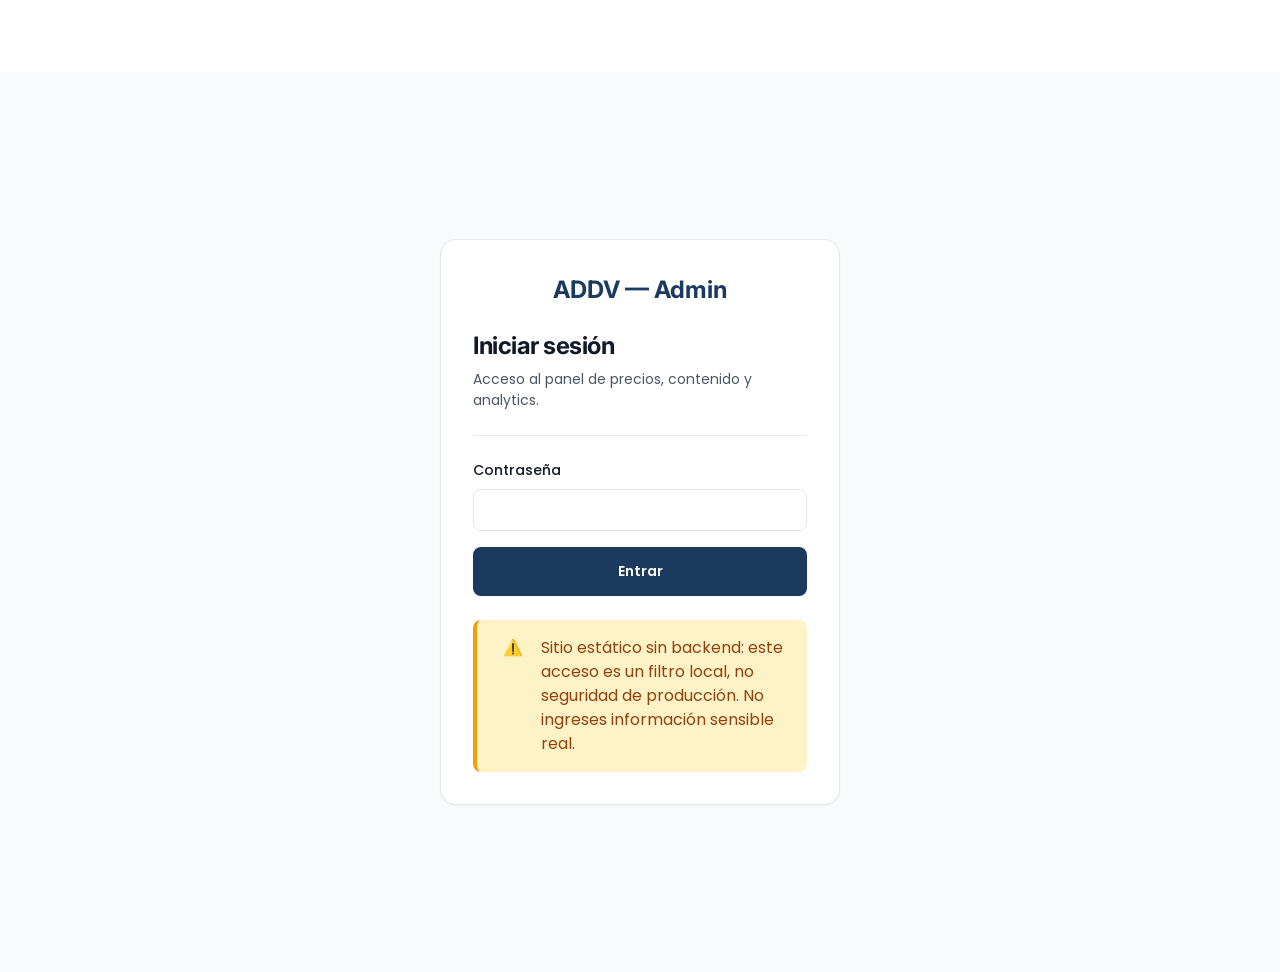
<file: login.html>
<!DOCTYPE html>
<html lang="es">
<head>
  <meta charset="UTF-8">
  <meta name="viewport" content="width=device-width, initial-scale=1.0">
  <meta name="robots" content="noindex, nofollow">
  <title>Admin Login — ADDV</title>

  <link rel="stylesheet" href="css/variables.css">
  <link rel="stylesheet" href="css/base.css">
  <link rel="stylesheet" href="css/components.css">
  <link rel="stylesheet" href="css/layout.css">
  <link rel="stylesheet" href="css/responsive.css">
  <link rel="stylesheet" href="css/admin.css">

  <link rel="icon" type="image/svg+xml" href="data:image/svg+xml,<svg xmlns='http://www.w3.org/2000/svg' viewBox='0 0 100 100'><text y='75' font-size='75' font-weight='bold' fill='%231a3a5e'>A</text></svg>">
</head>
<body>
  <main class="admin-login-shell">
    <div class="admin-login-card card">
      <div class="admin-login-logo">ADDV — Admin</div>

      <div class="card-header">
        <h1 style="font-size: var(--font-size-xl); margin: 0;">Iniciar sesión</h1>
        <p style="margin: var(--space-sm) 0 0; color: var(--color-gray-600); font-size: var(--font-size-sm);">
          Acceso al panel de precios, contenido y analytics.
        </p>
      </div>

      <div class="card-body">
        <form id="login-form" novalidate>
          <div class="input-group" id="password-group">
            <label for="password-input">Contraseña</label>
            <input type="password" id="password-input" autocomplete="current-password" required>
            <p class="input-error" id="login-error" style="display: none;">Contraseña incorrecta</p>
          </div>

          <button type="submit" class="btn btn-primary btn-full">Entrar</button>
        </form>
      </div>

      <div class="alert alert-warning" role="note" style="margin: 0;">
        <div class="alert-icon">⚠️</div>
        <div class="alert-content">
          Sitio estático sin backend: este acceso es un filtro local, no seguridad de producción. No ingreses información sensible real.
        </div>
      </div>
    </div>
  </main>

  <script src="js/admin-auth.js" charset="utf-8"></script>
  <script>
    document.getElementById('login-form').addEventListener('submit', async function (e) {
      e.preventDefault();

      const passwordInput = document.getElementById('password-input');
      const passwordGroup = document.getElementById('password-group');
      const errorMsg = document.getElementById('login-error');

      const ok = await intentarLogin(passwordInput.value);

      if (ok) {
        window.location.href = 'admin.html';
      } else {
        passwordGroup.classList.add('error');
        errorMsg.style.display = 'block';
        passwordInput.value = '';
        passwordInput.focus();
      }
    });

    // Si ya hay sesión válida, saltar directo al panel
    if (haySesionAdminValida()) {
      window.location.href = 'admin.html';
    }
  </script>
</body>
</html>
</file>
<file: css/variables.css>
/**
 * ADDV Landing Page — Design Tokens
 * Sistema de variables CSS para consistencia visual
 * Paleta: Navy + Cyan + Blanco (WCAG AA)
 */

:root {
  /* ===== COLOR TOKENS ===== */
  
  /* Primarios (Brandbook ADDV) */
  --color-navy: #1a3a5e;          /* Confianza, corporativo */
  --color-cyan: #00d4ff;          /* Innovación, acento */
  --color-white: #ffffff;         /* Limpieza, fondo principal */
  
  /* Grises Neutrales (escalera WCAG AA) */
  --color-gray-50: #f9fafb;       /* Fondo muy ligero */
  --color-gray-100: #f3f4f6;      /* Separador, backgrounds secundarios */
  --color-gray-200: #e5e7eb;      /* Bordes, dividers */
  --color-gray-300: #d1d5db;      /* Borders destacados */
  --color-gray-600: #4b5563;      /* Texto secundario */
  --color-gray-900: #111827;      /* Texto principal */
  
  /* Semánticos */
  --color-success: #10b981;       /* Verde, confirmación, checkmarks */
  --color-warning: #f59e0b;       /* Ámbar, atención */
  --color-error: #ef4444;         /* Rojo, errores, validación */
  
  /* Overlays y Transparencias */
  --color-navy-10: rgba(26, 58, 94, 0.1);    /* Ligero overlay navy */
  --color-navy-5: rgba(26, 58, 94, 0.05);    /* Muy ligero overlay navy */
  --color-cyan-10: rgba(0, 212, 255, 0.1);   /* Ligero overlay cyan */
  --color-black-10: rgba(0, 0, 0, 0.1);      /* Shadow base */
  
  /* ===== TYPOGRAPHY TOKENS ===== */
  
  /* Familias */
  --font-display: 'Inter', -apple-system, BlinkMacSystemFont, 'Segoe UI', sans-serif;
  --font-body: 'Poppins', -apple-system, BlinkMacSystemFont, 'Segoe UI', sans-serif;
  --font-mono: 'SF Mono', Monaco, 'Cascadia Code', 'Roboto Mono', monospace;
  
  /* Weights */
  --font-weight-regular: 400;
  --font-weight-medium: 500;
  --font-weight-semibold: 600;
  --font-weight-bold: 700;
  
  /* Type Scale (basada en 8px baseline) */
  --font-size-xs: 0.75rem;        /* 12px - Captions */
  --font-size-sm: 0.875rem;       /* 14px - Small text, labels */
  --font-size-base: 1rem;         /* 16px - Body text */
  --font-size-lg: 1.125rem;       /* 18px - Larger body */
  --font-size-xl: 1.5rem;         /* 24px - H3 */
  --font-size-2xl: 2.25rem;       /* 36px - H2 */
  --font-size-3xl: 3rem;          /* 48px - H1 */
  
  /* Line Heights */
  --line-height-tight: 1.2;       /* Headings */
  --line-height-normal: 1.5;      /* Body text */
  --line-height-relaxed: 1.75;    /* Descripciones largas */
  
  /* Letter Spacing */
  --letter-spacing-tight: -0.02em;
  --letter-spacing-normal: 0;
  --letter-spacing-wide: 0.025em;
  
  /* ===== SPACING TOKENS ===== */
  
  /* Sistema 8px base */
  --space-xs: 0.25rem;            /* 4px */
  --space-sm: 0.5rem;             /* 8px */
  --space-md: 1rem;               /* 16px */
  --space-lg: 1.5rem;             /* 24px */
  --space-xl: 2rem;               /* 32px */
  --space-2xl: 3rem;              /* 48px */
  --space-3xl: 4rem;              /* 64px */
  --space-4xl: 6rem;              /* 96px */
  
  /* ===== BORDER RADIUS ===== */
  
  --radius-none: 0;
  --radius-sm: 0.25rem;           /* 4px - Botones pequeños */
  --radius-md: 0.5rem;            /* 8px - Componentes base */
  --radius-lg: 1rem;              /* 16px - Cards, modals */
  --radius-xl: 1.5rem;            /* 24px - Large components */
  --radius-full: 9999px;          /* Completamente redondeado */
  
  /* ===== SHADOWS ===== */
  
  /* Sombras sutiles (elevation system) */
  --shadow-none: none;
  
  --shadow-sm: 0 1px 2px 0 rgba(0, 0, 0, 0.05);
  
  --shadow-md: 0 4px 6px -1px rgba(0, 0, 0, 0.1),
               0 2px 4px -1px rgba(0, 0, 0, 0.06);
  
  --shadow-lg: 0 10px 15px -3px rgba(0, 0, 0, 0.1),
               0 4px 6px -2px rgba(0, 0, 0, 0.05);
  
  --shadow-xl: 0 20px 25px -5px rgba(0, 0, 0, 0.1),
               0 10px 10px -5px rgba(0, 0, 0, 0.04);
  
  /* Sombra hover (para elementos interactivos) */
  --shadow-hover: 0 12px 20px -4px rgba(0, 0, 0, 0.12);
  
  /* ===== TRANSITIONS ===== */
  
  --transition-fast: 150ms cubic-bezier(0.4, 0, 0.2, 1);
  --transition-base: 200ms cubic-bezier(0.4, 0, 0.2, 1);
  --transition-slow: 300ms cubic-bezier(0.4, 0, 0.2, 1);
  
  /* ===== BREAKPOINTS ===== */
  
  /* Mobile-first approach */
  /* sm: 640px, md: 768px, lg: 1024px, xl: 1280px, 2xl: 1536px */
  
  /* ===== Z-INDEX SCALE ===== */
  
  --z-dropdown: 1000;
  --z-sticky: 20;
  --z-fixed: 30;
  --z-modal-backdrop: 40;
  --z-modal: 50;
  --z-popover: 60;
  --z-tooltip: 70;
  --z-notification: 80;
  --z-whatsapp-button: 100;       /* Botón WhatsApp flotante */
  
  /* ===== GRID ===== */
  
  --grid-columns: 12;
  --grid-gap: var(--space-md);    /* 16px entre columns */
  --max-width-container: 1180px;  /* Ancho máximo de contenedor */
  
  /* ===== ACCESIBILIDAD ===== */
  
  /* Para respeto a prefers-reduced-motion */
  --animation-duration: var(--transition-base);
  
  @media (prefers-reduced-motion: reduce) {
    --animation-duration: 0.01ms;
    --transition-fast: 0.01ms;
    --transition-base: 0.01ms;
    --transition-slow: 0.01ms;
  }
}

/* ===== CONTRASTE WCAG AA VERIFICADO ===== */

/*
  Navy (#1a3a5e) + White (#ffffff): ratio 7.2:1 ✓ (AAA)
  Cyan (#00d4ff) + Navy (#1a3a5e): ratio 3.1:1 ✓ (AA, botones)
  Gray-900 (#111827) + White: ratio 13.2:1 ✓ (AAA, texto)
  Gray-600 (#4b5563) + White: ratio 5.2:1 ✓ (AA, texto secundario)
*/

/* ===== TIPOGRAFÍA NOTAS ===== */

/*
  Inter: Display, headings (H1, H2) - Moderna, confiable
  Poppins: Body, UI, labels - Cálida, accesible
  
  Escala:
  H1: 48px (3xl), bold, tight leading (1.2)
  H2: 36px (2xl), bold, tight leading (1.2)
  H3: 24px (xl), semibold, normal leading (1.5)
  Body: 16px (base), regular, normal leading (1.5)
  Caption: 12px (xs), regular, normal leading (1.5)
  Button: 14px (sm), semibold, normal leading (1.5)
*/
</file>
<file: css/base.css>
/**
 * ADDV Landing Page — Base Styles
 * Reset CSS + Tipografía Global + Estilos de elementos HTML base
 */

/* ===== IMPORT FONTS ===== */

@import url('https://fonts.googleapis.com/css2?family=Inter:wght@400;500;600;700&family=Poppins:wght@400;500;600;700&display=swap');

/* ===== RESET & NORMALIZE ===== */

*,
*::before,
*::after {
  margin: 0;
  padding: 0;
  box-sizing: border-box;
}

html {
  font-size: 16px;              /* 1rem = 16px */
  -webkit-font-smoothing: antialiased;
  -moz-osx-font-smoothing: grayscale;
  scroll-behavior: smooth;      /* Scroll suave (respeta prefers-reduced-motion) */
}

/* ===== BODY ===== */

body {
  font-family: var(--font-body);
  font-size: var(--font-size-base);
  font-weight: var(--font-weight-regular);
  line-height: var(--line-height-normal);
  color: var(--color-gray-900);
  background-color: var(--color-white);
  overflow-x: hidden;           /* Evita scroll horizontal accidental */
}

/* ===== HEADINGS ===== */

h1, h2, h3, h4, h5, h6 {
  font-family: var(--font-display);
  font-weight: var(--font-weight-bold);
  line-height: var(--line-height-tight);
  letter-spacing: var(--letter-spacing-tight);
  color: var(--color-gray-900);
  margin-bottom: var(--space-md);
}

h1 {
  font-size: var(--font-size-3xl);
  margin-bottom: var(--space-lg);
}

h2 {
  font-size: var(--font-size-2xl);
  margin-bottom: var(--space-lg);
}

h3 {
  font-size: var(--font-size-xl);
  font-weight: var(--font-weight-semibold);
  margin-bottom: var(--space-md);
}

h4, h5, h6 {
  font-size: var(--font-size-lg);
  font-weight: var(--font-weight-semibold);
  margin-bottom: var(--space-sm);
}

/* ===== PARAGRAPH & TEXT ===== */

p {
  margin-bottom: var(--space-md);
  color: var(--color-gray-900);
}

p:last-child {
  margin-bottom: 0;
}

small, .text-sm {
  font-size: var(--font-size-sm);
  color: var(--color-gray-600);
}

strong, .font-semibold {
  font-weight: var(--font-weight-semibold);
}

em, .font-italic {
  font-style: italic;
}

/* ===== LINKS ===== */

a {
  color: var(--color-cyan);
  text-decoration: none;
  transition: color var(--transition-fast);
  font-weight: var(--font-weight-medium);
}

a:hover {
  color: var(--color-navy);
  text-decoration: underline;
}

a:focus {
  outline: 2px solid var(--color-cyan);
  outline-offset: 2px;
  border-radius: var(--radius-sm);
}

/* ===== LISTS ===== */

ul, ol {
  margin-bottom: var(--space-md);
  margin-left: var(--space-lg);
}

li {
  margin-bottom: var(--space-sm);
  line-height: var(--line-height-normal);
}

li:last-child {
  margin-bottom: 0;
}

/* ===== CODE & PREFORMATTED ===== */

code, pre {
  font-family: var(--font-mono);
  font-size: var(--font-size-sm);
  background-color: var(--color-gray-100);
  border-radius: var(--radius-md);
  color: var(--color-gray-900);
}

code {
  padding: var(--space-xs) var(--space-sm);
  display: inline-block;
  margin: 0 var(--space-xs);
}

pre {
  padding: var(--space-md);
  overflow-x: auto;
  margin-bottom: var(--space-md);
}

pre code {
  background-color: transparent;
  padding: 0;
  margin: 0;
  display: block;
}

/* ===== FORM ELEMENTS ===== */

input,
select,
textarea,
button {
  font-family: inherit;
  font-size: inherit;
  line-height: inherit;
  color: inherit;
}

input[type="text"],
input[type="email"],
input[type="number"],
input[type="tel"],
select,
textarea {
  width: 100%;
  padding: var(--space-sm) var(--space-md);
  border: 1px solid var(--color-gray-200);
  border-radius: var(--radius-md);
  background-color: var(--color-white);
  color: var(--color-gray-900);
  transition: border-color var(--transition-fast),
              box-shadow var(--transition-fast);
}

input[type="text"]:focus,
input[type="email"]:focus,
input[type="number"]:focus,
input[type="tel"]:focus,
select:focus,
textarea:focus {
  outline: none;
  border-color: var(--color-cyan);
  box-shadow: 0 0 0 3px var(--color-cyan-10);
}

input[type="text"]:disabled,
input[type="email"]:disabled,
select:disabled,
textarea:disabled {
  background-color: var(--color-gray-50);
  color: var(--color-gray-600);
  cursor: not-allowed;
  opacity: 0.6;
}

textarea {
  resize: vertical;
  min-height: 120px;
}

/* ===== BUTTONS ===== */

button,
.button {
  cursor: pointer;
  border: none;
  border-radius: var(--radius-md);
  font-weight: var(--font-weight-semibold);
  font-size: var(--font-size-sm);
  padding: var(--space-sm) var(--space-md);
  transition: all var(--transition-fast);
  display: inline-flex;
  align-items: center;
  justify-content: center;
  gap: var(--space-sm);
  white-space: nowrap;
  user-select: none;
}

button:disabled,
.button:disabled {
  opacity: 0.5;
  cursor: not-allowed;
}

/* Variantes de botones definidas en components.css */

/* ===== IMAGES ===== */

img {
  max-width: 100%;
  height: auto;
  display: block;
}

svg {
  max-width: 100%;
  height: auto;
  display: block;
}

/* ===== TABLES ===== */

table {
  width: 100%;
  border-collapse: collapse;
  margin-bottom: var(--space-lg);
  border-spacing: 0;
}

thead {
  background-color: var(--color-gray-100);
}

th {
  padding: var(--space-md);
  text-align: left;
  font-weight: var(--font-weight-semibold);
  border-bottom: 2px solid var(--color-gray-200);
  color: var(--color-gray-900);
}

td {
  padding: var(--space-md);
  border-bottom: 1px solid var(--color-gray-200);
}

tbody tr:hover {
  background-color: var(--color-gray-50);
}

/* ===== BLOCKQUOTE ===== */

blockquote {
  border-left: 4px solid var(--color-cyan);
  padding-left: var(--space-lg);
  margin-left: 0;
  margin-bottom: var(--space-lg);
  font-style: italic;
  color: var(--color-gray-600);
}

/* ===== HORIZONTAL RULE ===== */

hr {
  border: none;
  border-top: 1px solid var(--color-gray-200);
  margin: var(--space-xl) 0;
}

/* ===== FOCUS VISIBLE (Accesibilidad) ===== */

*:focus-visible {
  outline: 2px solid var(--color-cyan);
  outline-offset: 2px;
}

/* ===== UTILITY CLASSES ===== */

.sr-only {
  position: absolute;
  width: 1px;
  height: 1px;
  padding: 0;
  margin: -1px;
  overflow: hidden;
  clip: rect(0, 0, 0, 0);
  white-space: nowrap;
  border-width: 0;
}

.truncate {
  overflow: hidden;
  text-overflow: ellipsis;
  white-space: nowrap;
}

.line-clamp-1 {
  display: -webkit-box;
  -webkit-line-clamp: 1;
  -webkit-box-orient: vertical;
  overflow: hidden;
}

.line-clamp-2 {
  display: -webkit-box;
  -webkit-line-clamp: 2;
  -webkit-box-orient: vertical;
  overflow: hidden;
}

.line-clamp-3 {
  display: -webkit-box;
  -webkit-line-clamp: 3;
  -webkit-box-orient: vertical;
  overflow: hidden;
}

/* ===== TEXT COLORS ===== */

.text-primary {
  color: var(--color-navy);
}

.text-secondary {
  color: var(--color-gray-600);
}

.text-accent {
  color: var(--color-cyan);
}

/* Cyan puro (#00d4ff) sobre blanco da 1.77:1 — no cumple WCAG AA (mínimo 3:1 en texto grande).
   Usar esta variante, no .text-accent, para texto de acento sobre fondo claro. */
.text-accent-on-light {
  color: #0086a3;
}

.section-title-dashed {
  display: flex;
  align-items: center;
  justify-content: center;
  gap: var(--space-sm);
}

.section-title-dashed::before {
  content: '';
  display: inline-block;
  width: 28px;
  height: 3px;
  background-color: var(--color-cyan);
  border-radius: var(--radius-full);
}

.text-success {
  color: var(--color-success);
}

.text-error {
  color: var(--color-error);
}

/* ===== BACKGROUND COLORS ===== */

.bg-primary {
  background-color: var(--color-navy);
  color: var(--color-white);
}

.bg-secondary {
  background-color: var(--color-gray-100);
}

.bg-accent {
  background-color: var(--color-cyan-10);
}

/* ===== DISPLAY UTILITIES ===== */

.hidden {
  display: none !important;
}

.visible {
  display: block;
}

.inline {
  display: inline;
}

.inline-block {
  display: inline-block;
}

.flex {
  display: flex;
}

.flex-col {
  flex-direction: column;
}

.flex-wrap {
  flex-wrap: wrap;
}

.grid {
  display: grid;
}

/* ===== MARGIN & PADDING UTILITIES ===== */

.m-0 { margin: 0; }
.mt-0 { margin-top: 0; }
.mb-0 { margin-bottom: 0; }

.p-0 { padding: 0; }

/* ===== OPACITY ===== */

.opacity-50 {
  opacity: 0.5;
}

.opacity-75 {
  opacity: 0.75;
}
</file>
<file: css/components.css>
/**
 * ADDV Landing Page — Components
 * Componentes reutilizables: botones, tarjetas, badges, inputs
 */

/* ===== BUTTONS ===== */

/* Botón Primario (CTA Principal) */
.btn-primary {
  background-color: var(--color-navy);
  color: var(--color-white);
  border: 2px solid var(--color-navy);
  padding: 0.75rem 1.5rem;
  font-size: var(--font-size-sm);
  font-weight: var(--font-weight-semibold);
  border-radius: var(--radius-md);
  cursor: pointer;
  transition: all var(--transition-fast);
  box-shadow: var(--shadow-sm);
  display: inline-flex;
  align-items: center;
  justify-content: center;
  gap: var(--space-sm);
}

.btn-primary:hover:not(:disabled) {
  background-color: #0f2847;
  box-shadow: var(--shadow-hover);
  transform: translateY(-2px);
}

.btn-primary:active:not(:disabled) {
  transform: translateY(0);
  box-shadow: var(--shadow-md);
}

.btn-primary:focus-visible {
  outline: 2px solid var(--color-cyan);
  outline-offset: 2px;
}

.btn-primary:disabled {
  opacity: 0.6;
  cursor: not-allowed;
}

/* Botón Secundario (Outline) */
.btn-secondary {
  background-color: transparent;
  color: var(--color-navy);
  border: 2px solid var(--color-navy);
  padding: 0.75rem 1.5rem;
  font-size: var(--font-size-sm);
  font-weight: var(--font-weight-semibold);
  border-radius: var(--radius-md);
  cursor: pointer;
  transition: all var(--transition-fast);
  display: inline-flex;
  align-items: center;
  justify-content: center;
  gap: var(--space-sm);
}

.btn-secondary:hover:not(:disabled) {
  background-color: var(--color-navy);
  color: var(--color-white);
  transform: translateY(-2px);
}

.btn-secondary:focus-visible {
  outline: 2px solid var(--color-cyan);
  outline-offset: 2px;
}

/* Botón Accent (Cyan) */
.btn-accent {
  background-color: var(--color-cyan);
  color: var(--color-navy);
  border: 2px solid var(--color-cyan);
  padding: 0.75rem 1.5rem;
  font-size: var(--font-size-sm);
  font-weight: var(--font-weight-semibold);
  border-radius: var(--radius-md);
  cursor: pointer;
  transition: all var(--transition-fast);
  box-shadow: var(--shadow-sm);
  display: inline-flex;
  align-items: center;
  justify-content: center;
  gap: var(--space-sm);
}

.btn-accent:hover:not(:disabled) {
  background-color: #00a8cc;
  box-shadow: var(--shadow-hover);
  transform: translateY(-2px);
}

.btn-accent:active:not(:disabled) {
  transform: translateY(0);
  box-shadow: var(--shadow-md);
}

/* Botón Ghost (Solo texto) */
.btn-ghost {
  background-color: transparent;
  color: var(--color-cyan);
  border: none;
  padding: 0.5rem 1rem;
  font-size: var(--font-size-sm);
  font-weight: var(--font-weight-semibold);
  border-radius: var(--radius-md);
  cursor: pointer;
  transition: all var(--transition-fast);
  display: inline-flex;
  align-items: center;
  justify-content: center;
  gap: var(--space-sm);
}

.btn-ghost:hover:not(:disabled) {
  background-color: var(--color-cyan-10);
  color: var(--color-navy);
}

/* Botón Small */
.btn-sm {
  padding: 0.5rem 1rem;
  font-size: 0.875rem;
}

/* Botón Large */
.btn-lg {
  padding: 1rem 2rem;
  font-size: 1rem;
  min-height: 48px;
}

/* Botón Full Width */
.btn-full {
  width: 100%;
}

/* Botón con ícono */
.btn-icon {
  width: 40px;
  height: 40px;
  padding: 0;
  display: flex;
  align-items: center;
  justify-content: center;
  border-radius: var(--radius-md);
}

/* ===== CARDS ===== */

.card {
  background-color: var(--color-white);
  border: 1px solid var(--color-gray-200);
  border-radius: var(--radius-lg);
  padding: var(--space-xl);
  box-shadow: var(--shadow-sm);
  transition: all var(--transition-base);
}

.card:hover {
  box-shadow: var(--shadow-lg);
  transform: translateY(-4px);
  border-color: var(--color-cyan);
}

.card-no-border {
  border: none;
}

.card-filled {
  background-color: var(--color-gray-50);
  border-color: transparent;
}

/* Card Destacada (Recomendada) */
.card-featured {
  border: 2px solid var(--color-cyan);
  box-shadow: var(--shadow-lg);
  transform: scale(1.02);
  position: relative;
  padding: var(--space-xl);
}

.card-featured::after {
  content: '';
  position: absolute;
  top: -12px;
  left: 50%;
  transform: translateX(-50%);
  background-color: var(--color-cyan);
  color: var(--color-navy);
  padding: 0.25rem 0.75rem;
  border-radius: var(--radius-full);
  font-size: 0.75rem;
  font-weight: var(--font-weight-bold);
  white-space: nowrap;
}

/* Card Header */
.card-header {
  margin-bottom: var(--space-lg);
  padding-bottom: var(--space-lg);
  border-bottom: 1px solid var(--color-gray-200);
}

.card-header h3 {
  margin: 0;
}

/* Card Body */
.card-body {
  margin-bottom: var(--space-lg);
}

/* Card Footer */
.card-footer {
  padding-top: var(--space-lg);
  border-top: 1px solid var(--color-gray-200);
  display: flex;
  gap: var(--space-md);
  justify-content: space-between;
  align-items: center;
}

/* ===== BADGES ===== */

.badge {
  display: inline-flex;
  align-items: center;
  gap: var(--space-xs);
  padding: 0.25rem 0.75rem;
  border-radius: var(--radius-full);
  font-size: 0.75rem;
  font-weight: var(--font-weight-semibold);
  white-space: nowrap;
  background-color: var(--color-gray-100);
  color: var(--color-gray-900);
}

.badge-primary {
  background-color: var(--color-navy);
  color: var(--color-white);
}

.badge-accent {
  background-color: var(--color-cyan-10);
  color: var(--color-navy);
  border: 1px solid var(--color-cyan);
}

.badge-accent-solid {
  background-color: var(--color-cyan);
  color: var(--color-navy);
  border: none;
  box-shadow: var(--shadow-sm);
}

.badge-success {
  background-color: #d1fae5;
  color: #065f46;
}

.badge-warning {
  background-color: #fef3c7;
  color: #92400e;
}

.badge-error {
  background-color: #fee2e2;
  color: #991b1b;
}

.badge-sm {
  padding: 0.125rem 0.5rem;
  font-size: 0.6875rem;
}

/* ===== INPUTS ===== */

.input-group {
  display: flex;
  flex-direction: column;
  margin-bottom: var(--space-md);
}

.input-group label {
  display: block;
  margin-bottom: var(--space-sm);
  font-weight: var(--font-weight-medium);
  color: var(--color-gray-900);
  font-size: var(--font-size-sm);
}

.input-group input,
.input-group select,
.input-group textarea {
  padding: var(--space-sm) var(--space-md);
  border: 1px solid var(--color-gray-200);
  border-radius: var(--radius-md);
  font-family: var(--font-body);
  font-size: var(--font-size-base);
  color: var(--color-gray-900);
  transition: border-color var(--transition-fast);
}

.input-group input:focus,
.input-group select:focus,
.input-group textarea:focus {
  outline: none;
  border-color: var(--color-cyan);
  box-shadow: 0 0 0 3px var(--color-cyan-10);
}

.input-group.error input,
.input-group.error select {
  border-color: var(--color-error);
  box-shadow: 0 0 0 3px rgba(239, 68, 68, 0.1);
}

.input-help {
  font-size: 0.75rem;
  color: var(--color-gray-600);
  margin-top: var(--space-xs);
}

.input-error {
  font-size: 0.75rem;
  color: var(--color-error);
  margin-top: var(--space-xs);
}

/* ===== CHECKBOXES & RADIOS ===== */

.checkbox,
.radio {
  display: flex;
  align-items: center;
  gap: var(--space-sm);
  margin-bottom: var(--space-md);
  cursor: pointer;
  user-select: none;
}

.checkbox input[type="checkbox"],
.radio input[type="radio"] {
  width: 20px;
  height: 20px;
  cursor: pointer;
  accent-color: var(--color-cyan);
}

.checkbox label,
.radio label {
  cursor: pointer;
  font-size: var(--font-size-sm);
}

.checkbox input[type="checkbox"]:checked + label::before,
.radio input[type="radio"]:checked + label::before {
  content: '';
}

/* ===== ALERTS ===== */

.alert {
  padding: var(--space-md) var(--space-lg);
  border-radius: var(--radius-md);
  border-left: 4px solid;
  background-color: var(--color-gray-50);
  border-color: var(--color-gray-300);
  color: var(--color-gray-900);
  margin-bottom: var(--space-lg);
  display: flex;
  gap: var(--space-md);
  align-items: flex-start;
}

.alert-icon {
  flex-shrink: 0;
  width: 24px;
  height: 24px;
  display: flex;
  align-items: center;
  justify-content: center;
}

.alert-content {
  flex: 1;
}

.alert-content p:last-child {
  margin-bottom: 0;
}

.alert-primary {
  background-color: var(--color-navy-10);
  border-color: var(--color-navy);
  color: var(--color-navy);
}

.alert-success {
  background-color: #d1fae5;
  border-color: var(--color-success);
  color: #065f46;
}

.alert-warning {
  background-color: #fef3c7;
  border-color: var(--color-warning);
  color: #92400e;
}

.alert-error {
  background-color: #fee2e2;
  border-color: var(--color-error);
  color: #991b1b;
}

/* ===== DIVIDERS ===== */

.divider {
  border: none;
  border-top: 1px solid var(--color-gray-200);
  margin: var(--space-xl) 0;
}

.divider-sm {
  margin: var(--space-md) 0;
}

.divider-lg {
  margin: var(--space-3xl) 0;
}

.divider-vertical {
  border-left: 1px solid var(--color-gray-200);
  border-top: none;
  height: 100%;
  margin: 0 var(--space-md);
}

/* ===== PILLS / TAGS ===== */

.pill {
  display: inline-flex;
  align-items: center;
  gap: var(--space-xs);
  padding: 0.375rem 1rem;
  border-radius: var(--radius-full);
  background-color: var(--color-gray-100);
  border: 1px solid var(--color-gray-200);
  font-size: var(--font-size-sm);
  font-weight: var(--font-weight-medium);
  color: var(--color-gray-900);
  cursor: default;
  transition: all var(--transition-fast);
}

.pill-primary {
  background-color: var(--color-navy);
  border-color: var(--color-navy);
  color: var(--color-white);
}

.pill-accent {
  background-color: var(--color-cyan-10);
  border-color: var(--color-cyan);
  color: var(--color-navy);
}

.pill-removable {
  cursor: pointer;
  padding-right: var(--space-sm);
}

.pill-removable::after {
  content: '✕';
  cursor: pointer;
  opacity: 0.6;
  transition: opacity var(--transition-fast);
}

.pill-removable:hover::after {
  opacity: 1;
}

/* ===== SPINNERS & LOADING ===== */

.spinner {
  display: inline-block;
  width: 20px;
  height: 20px;
  border: 3px solid var(--color-gray-200);
  border-top-color: var(--color-cyan);
  border-radius: 50%;
  animation: spin 0.8s linear infinite;
}

@keyframes spin {
  to {
    transform: rotate(360deg);
  }
}

/* ===== TOOLTIPS ===== */

.tooltip {
  position: relative;
  display: inline-block;
}

.tooltip::after {
  content: attr(data-tooltip);
  position: absolute;
  bottom: 100%;
  left: 50%;
  transform: translateX(-50%) translateY(-8px);
  background-color: var(--color-navy);
  color: var(--color-white);
  padding: var(--space-sm) var(--space-md);
  border-radius: var(--radius-sm);
  font-size: 0.75rem;
  white-space: nowrap;
  pointer-events: none;
  opacity: 0;
  transition: opacity var(--transition-fast);
  z-index: var(--z-tooltip);
}

.tooltip:hover::after {
  opacity: 1;
}

/* ===== MODALS ===== */

.modal {
  display: none;
  position: fixed;
  top: 0;
  left: 0;
  width: 100%;
  height: 100%;
  background-color: rgba(0, 0, 0, 0.5);
  z-index: var(--z-modal-backdrop);
  align-items: center;
  justify-content: center;
  animation: fadeIn 0.2s ease-out;
}

.modal.active {
  display: flex;
}

.modal-content {
  background-color: var(--color-white);
  border-radius: var(--radius-lg);
  box-shadow: var(--shadow-xl);
  padding: var(--space-2xl);
  max-width: 500px;
  width: 90%;
  animation: slideUp 0.3s ease-out;
  z-index: var(--z-modal);
}

.modal-header {
  display: flex;
  justify-content: space-between;
  align-items: center;
  margin-bottom: var(--space-lg);
  padding-bottom: var(--space-lg);
  border-bottom: 1px solid var(--color-gray-200);
}

.modal-header h2 {
  margin: 0;
}

.modal-close {
  background: none;
  border: none;
  font-size: 1.5rem;
  cursor: pointer;
  color: var(--color-gray-600);
  padding: 0;
  width: 32px;
  height: 32px;
  display: flex;
  align-items: center;
  justify-content: center;
  border-radius: var(--radius-md);
  transition: all var(--transition-fast);
}

.modal-close:hover {
  background-color: var(--color-gray-100);
  color: var(--color-navy);
}

@keyframes fadeIn {
  from {
    opacity: 0;
  }
  to {
    opacity: 1;
  }
}

@keyframes slideUp {
  from {
    transform: translateY(20px);
    opacity: 0;
  }
  to {
    transform: translateY(0);
    opacity: 1;
  }
}

/* ===== RESPONSIVE UTILITIES ===== */

@media (max-width: 768px) {
  .card-featured {
    transform: scale(1);
  }

  .btn-lg {
    font-size: var(--font-size-sm);
    padding: 0.875rem 1.5rem;
  }
}
</file>
<file: css/layout.css>
/**
 * ADDV Landing Page — Layout
 * Grids, contenedores, header, footer, secciones principales
 */

/* ===== CONTAINER ===== */

.container {
  width: 100%;
  max-width: var(--max-width-container);
  margin: 0 auto;
  padding: 0 var(--space-md);
  box-sizing: border-box;
}

.container-sm {
  max-width: 640px;
}

.container-md {
  max-width: 768px;
}

.container-lg {
  max-width: 1024px;
}

/* ===== GRID SYSTEM ===== */

.grid {
  display: grid;
  grid-template-columns: repeat(var(--grid-columns), 1fr);
  gap: var(--grid-gap);
  width: 100%;
}

.grid-auto {
  grid-auto-flow: dense;
}

/* Span helpers */
.col-1 { grid-column: span 1; }
.col-2 { grid-column: span 2; }
.col-3 { grid-column: span 3; }
.col-4 { grid-column: span 4; }
.col-5 { grid-column: span 5; }
.col-6 { grid-column: span 6; }
.col-7 { grid-column: span 7; }
.col-8 { grid-column: span 8; }
.col-9 { grid-column: span 9; }
.col-10 { grid-column: span 10; }
.col-11 { grid-column: span 11; }
.col-12 { grid-column: span 12; }

/* ===== FLEXBOX UTILITIES ===== */

.flex {
  display: flex;
}

.flex-col {
  flex-direction: column;
}

.flex-row {
  flex-direction: row;
}

.flex-wrap {
  flex-wrap: wrap;
}

.flex-nowrap {
  flex-wrap: nowrap;
}

.items-start {
  align-items: flex-start;
}

.items-center {
  align-items: center;
}

.items-end {
  align-items: flex-end;
}

.items-stretch {
  align-items: stretch;
}

.justify-start {
  justify-content: flex-start;
}

.justify-center {
  justify-content: center;
}

.justify-end {
  justify-content: flex-end;
}

.justify-between {
  justify-content: space-between;
}

.justify-around {
  justify-content: space-around;
}

.gap-0 { gap: 0; }
.gap-xs { gap: var(--space-xs); }
.gap-sm { gap: var(--space-sm); }
.gap-md { gap: var(--space-md); }
.gap-lg { gap: var(--space-lg); }
.gap-xl { gap: var(--space-xl); }
.gap-2xl { gap: var(--space-2xl); }

/* ===== HEADER ===== */

.header {
  position: fixed;
  top: 0;
  left: 0;
  right: 0;
  height: 72px;
  background-color: var(--color-white);
  border-bottom: 1px solid var(--color-gray-200);
  display: flex;
  align-items: center;
  z-index: var(--z-fixed);
  box-shadow: var(--shadow-sm);
  padding: 0 var(--space-md);
}

.header-content {
  display: flex;
  justify-content: space-between;
  align-items: center;
  width: 100%;
  max-width: var(--max-width-container);
  margin: 0 auto;
}

.header-logo {
  display: flex;
  flex-direction: column;
  align-items: flex-start;
  gap: 0;
  text-decoration: none;
  font-weight: var(--font-weight-bold);
  color: var(--color-navy);
  font-size: var(--font-size-lg);
  white-space: nowrap;
}

.header-logo:hover {
  text-decoration: none;
}

.header-logo img {
  height: 40px;
  width: auto;
}

.header-logo-mark {
  font-size: var(--font-size-lg);
  letter-spacing: var(--letter-spacing-tight);
}

.header-logo-mark .header-logo-accent {
  color: var(--color-cyan);
}

.header-logo-tagline {
  display: block;
  font-size: 0.625rem;
  font-weight: var(--font-weight-regular);
  color: var(--color-gray-600);
  letter-spacing: var(--letter-spacing-normal);
  white-space: nowrap;
}

.header-title {
  font-size: var(--font-size-sm);
  color: var(--color-gray-600);
  font-weight: var(--font-weight-regular);
  margin: 0;
  flex: 1;
  text-align: center;
}

.header-nav {
  display: flex;
  align-items: center;
}

.header-nav-link {
  font-size: var(--font-size-sm);
  font-weight: var(--font-weight-semibold);
  color: var(--color-navy);
  padding-bottom: var(--space-xs);
  border-bottom: 2px solid var(--color-cyan);
  white-space: nowrap;
}

.header-nav-link:hover {
  color: var(--color-navy);
  text-decoration: none;
}

.header-actions {
  display: flex;
  gap: var(--space-md);
  align-items: center;
  white-space: nowrap;
}

.header-actions button {
  margin: 0;
}

.header-cta svg {
  width: 16px;
  height: 16px;
}

/* ===== MAIN CONTENT ===== */

main {
  margin-top: 72px;
  padding-top: 0;
}

/* ===== SECTIONS ===== */

.section {
  padding: var(--space-3xl) var(--space-md);
  width: 100%;
}

.section-hero {
  padding: var(--space-4xl) var(--space-md) var(--space-3xl);
  background-color: var(--color-white);
  position: relative;
  overflow: hidden;
}

.section-hero::before {
  content: '';
  position: absolute;
  top: -50%;
  right: -10%;
  width: 600px;
  height: 600px;
  background: radial-gradient(circle, var(--color-cyan-10) 0%, transparent 70%);
  pointer-events: none;
  z-index: 0;
}

.section-hero > * {
  position: relative;
  z-index: 1;
}

.section-alt {
  background-color: var(--color-gray-50);
}

.section-no-padding {
  padding: 0;
}

.section-sm {
  padding: var(--space-2xl) var(--space-md);
}

.section-lg {
  padding: var(--space-4xl) var(--space-md);
}

.section-py {
  padding-top: var(--space-3xl);
  padding-bottom: var(--space-3xl);
}

/* ===== HERO SECTION ===== */

.hero {
  display: grid;
  grid-template-columns: 1.15fr 0.85fr;
  gap: var(--space-3xl);
  align-items: center;
  max-width: var(--max-width-container);
  margin: 0 auto;
}

.hero-content h1 {
  color: var(--color-navy);
  line-height: 1.1;
  margin-bottom: var(--space-lg);
}

.hero-content p {
  font-size: var(--font-size-lg);
  color: var(--color-gray-600);
  margin-bottom: var(--space-lg);
  line-height: var(--line-height-relaxed);
}

.hero-benefits {
  display: flex;
  flex-direction: column;
  gap: var(--space-md);
  margin-bottom: var(--space-2xl);
}

.hero-benefit {
  display: flex;
  align-items: flex-start;
  gap: var(--space-md);
}

.hero-benefit::before {
  content: '✓';
  display: flex;
  align-items: center;
  justify-content: center;
  width: 24px;
  height: 24px;
  min-width: 24px;
  background-color: var(--color-success);
  color: var(--color-white);
  border-radius: 50%;
  font-weight: var(--font-weight-bold);
  font-size: 0.875rem;
  flex-shrink: 0;
}

.hero-benefit span {
  font-size: var(--font-size-sm);
  color: var(--color-gray-900);
  line-height: var(--line-height-normal);
}

/* ===== HERO TRUST BADGES (icono + label corto) ===== */

.hero-badges {
  display: flex;
  gap: var(--space-xl);
  margin-bottom: var(--space-2xl);
}

.hero-badge {
  display: flex;
  flex-direction: column;
  align-items: flex-start;
  gap: var(--space-sm);
}

.hero-badge-icon {
  display: flex;
  align-items: center;
  justify-content: center;
  width: 48px;
  height: 48px;
  border-radius: 50%;
  background-color: var(--color-cyan-10);
  border: 1.5px solid var(--color-cyan);
  color: var(--color-navy);
}

.hero-badge-icon svg {
  width: 22px;
  height: 22px;
}

.hero-badge-label {
  font-size: var(--font-size-xs);
  font-weight: var(--font-weight-medium);
  color: var(--color-gray-900);
  line-height: var(--line-height-tight);
}

.hero-visual {
  display: flex;
  align-items: center;
  justify-content: center;
  position: relative;
  height: 440px;
  background: linear-gradient(135deg, var(--color-navy-10) 0%, var(--color-cyan-10) 100%);
  border-radius: var(--radius-xl);
  overflow: hidden;
}

.hero-visual::before {
  content: '';
  position: absolute;
  width: 300px;
  height: 300px;
  background: radial-gradient(circle, var(--color-cyan) 0%, transparent 70%);
  border-radius: 50%;
  opacity: 0.1;
  animation: float 6s ease-in-out infinite;
}

.hero-illustration {
  position: relative;
  z-index: 1;
  width: 85%;
  max-width: 440px;
}

@keyframes float {
  0%, 100% { transform: translateY(0px); }
  50% { transform: translateY(-20px); }
}

/* ===== DIAGNÓSTICO SECTION ===== */

.diagnostico-intro {
  max-width: 720px;
  margin: 0 auto var(--space-3xl);
  text-align: center;
  color: var(--color-gray-600);
}

.diagnostico-grid {
  display: flex;
  flex-direction: column;
  gap: var(--space-xl);
  max-width: var(--max-width-container);
  margin: 0 auto;
}

.diagnostico-item {
  display: grid;
  grid-template-columns: 1fr 40px 1fr;
  gap: var(--space-lg);
  align-items: center;
}

.diagnostico-problema,
.diagnostico-solucion {
  display: flex;
  flex-direction: column;
  gap: var(--space-sm);
  padding: var(--space-lg);
  border-radius: var(--radius-lg);
  border: 1px solid var(--color-gray-200);
}

.diagnostico-problema {
  background-color: var(--color-gray-50);
}

.diagnostico-solucion {
  background-color: var(--color-cyan-10);
  border-color: var(--color-cyan);
}

.diagnostico-problema p,
.diagnostico-solucion p {
  margin: 0;
  font-size: var(--font-size-sm);
  color: var(--color-gray-900);
}

.diagnostico-tag {
  align-self: flex-start;
}

.diagnostico-arrow {
  display: flex;
  align-items: center;
  justify-content: center;
  width: 40px;
  height: 40px;
  border-radius: 50%;
  background-color: var(--color-navy);
  color: var(--color-white);
  flex-shrink: 0;
}

.diagnostico-arrow svg {
  width: 18px;
  height: 18px;
}

/* ===== PRICING CARDS SECTION ===== */

.pricing-cards {
  display: grid;
  grid-template-columns: repeat(3, 1fr);
  gap: var(--space-2xl);
  max-width: var(--max-width-container);
  margin: 0 auto;
  align-items: stretch;
}

.pricing-card {
  display: flex;
  flex-direction: column;
  position: relative;
}

.pricing-card .card {
  display: flex;
  flex-direction: column;
  height: 100%;
}

.pricing-card.featured {
  transform: translateY(-20px);
}

.pricing-card.featured .card {
  background-color: var(--color-navy);
  border: none;
  box-shadow: 0 20px 40px rgba(0, 212, 255, 0.2);
}

.pricing-card.featured .card:hover {
  transform: none;
  border-color: transparent;
}

.pricing-icon {
  display: flex;
  align-items: center;
  justify-content: center;
  width: 56px;
  height: 56px;
  margin: 0 auto var(--space-md);
  border-radius: 50%;
  background-color: var(--color-cyan-10);
  color: var(--color-navy);
}

.pricing-icon svg {
  width: 26px;
  height: 26px;
}

.pricing-card.featured .pricing-icon {
  background-color: rgba(0, 212, 255, 0.15);
  color: var(--color-cyan);
}

.pricing-badge-float {
  position: absolute;
  top: calc(-1 * var(--space-md));
  left: 50%;
  transform: translateX(-50%);
  white-space: nowrap;
}

.pricing-header {
  margin-bottom: var(--space-lg);
  text-align: center;
}

.pricing-name {
  font-size: var(--font-size-lg);
  font-weight: var(--font-weight-bold);
  color: var(--color-navy);
  margin: 0 0 var(--space-xs) 0;
  text-transform: uppercase;
  letter-spacing: var(--letter-spacing-wide);
}

.pricing-name-dashed {
  display: flex;
  align-items: center;
  justify-content: center;
  gap: var(--space-sm);
}

.pricing-name-dashed::before,
.pricing-name-dashed::after {
  content: '';
  height: 1px;
  width: 20px;
  background-color: var(--color-cyan);
}

.pricing-card.featured .pricing-name {
  color: var(--color-white);
}

.pricing-subtitle {
  font-size: var(--font-size-sm);
  color: var(--color-gray-600);
  margin: 0;
  margin-bottom: var(--space-md);
}

.pricing-card.featured .pricing-subtitle {
  color: rgba(255, 255, 255, 0.75);
}

.pricing-price {
  font-size: 2.25rem;
  font-weight: var(--font-weight-bold);
  color: var(--color-navy);
  margin: 0;
  text-align: center;
}

.pricing-card.featured .pricing-price {
  color: var(--color-white);
}

.pricing-price-desc {
  font-size: var(--font-size-sm);
  color: var(--color-gray-600);
  margin: var(--space-xs) 0 0 0;
  text-align: center;
}

.pricing-card.featured .pricing-price-desc {
  color: rgba(255, 255, 255, 0.65);
}

.pricing-features {
  flex: 1;
  margin-bottom: var(--space-lg);
}

.pricing-feature {
  display: flex;
  align-items: flex-start;
  gap: var(--space-sm);
  margin-bottom: var(--space-sm);
  font-size: var(--font-size-sm);
  color: var(--color-gray-900);
}

.pricing-card.featured .pricing-feature {
  color: rgba(255, 255, 255, 0.9);
}

.pricing-feature::before {
  content: '✓';
  display: flex;
  align-items: center;
  justify-content: center;
  width: 18px;
  height: 18px;
  min-width: 18px;
  margin-top: 1px;
  border-radius: 50%;
  background-color: var(--color-cyan);
  color: var(--color-white);
  font-weight: var(--font-weight-bold);
  font-size: 0.625rem;
  flex-shrink: 0;
}

.pricing-cta {
  margin-top: auto;
}

/* ===== SERVICES SECTION ===== */

.services-grid {
  display: grid;
  grid-template-columns: 1.15fr 0.85fr;
  gap: var(--space-3xl);
  align-items: center;
  max-width: var(--max-width-container);
  margin: 0 auto;
}

.services-list-col {
  display: flex;
  flex-direction: column;
}

.services-intro {
  color: var(--color-gray-600);
  margin-bottom: var(--space-xl);
}

.services-list {
  display: flex;
  flex-direction: column;
  gap: var(--space-lg);
  margin-bottom: var(--space-xl);
}

.service-item {
  display: flex;
  align-items: flex-start;
  gap: var(--space-md);
  padding-bottom: var(--space-lg);
  border-bottom: 1px solid var(--color-gray-200);
}

.service-item:last-child {
  border-bottom: none;
  padding-bottom: 0;
}

.service-icon {
  display: flex;
  align-items: center;
  justify-content: center;
  width: 40px;
  height: 40px;
  min-width: 40px;
  border-radius: 50%;
  background-color: var(--color-cyan-10);
  color: var(--color-navy);
}

.service-icon svg {
  width: 20px;
  height: 20px;
}

.service-name {
  font-size: var(--font-size-lg);
  font-weight: var(--font-weight-semibold);
  color: var(--color-navy);
  margin: 0 0 var(--space-sm) 0;
}

.service-desc {
  font-size: var(--font-size-sm);
  color: var(--color-gray-600);
  margin: 0;
}

.service-cta {
  align-self: flex-start;
}

/* ===== SERVICIOS A GRANEL (checklist compacto) ===== */

.service-checklist {
  display: flex;
  flex-direction: column;
  gap: var(--space-md);
  margin-bottom: var(--space-xl);
}

.service-checklist-item {
  display: flex;
  align-items: flex-start;
  gap: var(--space-sm);
  font-size: var(--font-size-sm);
  color: var(--color-gray-900);
}

.service-checklist-icon {
  width: 18px;
  height: 18px;
  min-width: 18px;
  margin-top: 2px;
  color: var(--color-navy);
}

.services-visual {
  display: flex;
  align-items: center;
  justify-content: center;
  border-radius: var(--radius-lg);
  padding: var(--space-lg);
}

.services-visual-img {
  width: 100%;
  max-width: 440px;
  height: auto;
}

.services-visual-img-framed {
  border-radius: var(--radius-lg);
  box-shadow: var(--shadow-lg);
}

/* ===== SERVICES GRID (SMALL CARDS) ===== */

.services-small-grid {
  display: grid;
  grid-template-columns: repeat(4, 1fr);
  gap: var(--space-lg);
  max-width: var(--max-width-container);
  margin: 0 auto;
}

.service-small-card {
  display: flex;
  flex-direction: column;
  gap: var(--space-sm);
  padding: var(--space-lg);
  background-color: var(--color-gray-50);
  border: 1px solid var(--color-gray-200);
  border-radius: var(--radius-lg);
  text-align: center;
  transition: all var(--transition-base);
}

.service-small-card:hover {
  border-color: var(--color-cyan);
  background-color: var(--color-cyan-10);
  transform: translateY(-2px);
  box-shadow: var(--shadow-md);
}

.service-small-card h4 {
  margin: 0;
  font-size: var(--font-size-base);
  color: var(--color-navy);
}

.service-small-card p {
  margin: 0;
  font-size: var(--font-size-xs);
  color: var(--color-gray-600);
  line-height: var(--line-height-tight);
}

/* ===== CTA SECTION ===== */

.cta-section {
  background: linear-gradient(135deg, var(--color-navy) 0%, #0f2847 100%);
  color: var(--color-white);
  padding: var(--space-3xl) var(--space-md);
  text-align: center;
}

.cta-content {
  max-width: var(--max-width-container);
  margin: 0 auto;
}

.cta-content h2 {
  color: var(--color-white);
  margin-bottom: var(--space-md);
}

.cta-content p {
  color: rgba(255, 255, 255, 0.9);
  margin-bottom: var(--space-xl);
  font-size: var(--font-size-lg);
}

.cta-bar {
  display: flex;
  align-items: center;
  gap: var(--space-xl);
  text-align: left;
}

.cta-bar-icon {
  display: flex;
  align-items: center;
  justify-content: center;
  width: 56px;
  height: 56px;
  min-width: 56px;
  border-radius: var(--radius-md);
  background-color: rgba(255, 255, 255, 0.1);
  color: var(--color-cyan);
}

.cta-bar-icon svg {
  width: 26px;
  height: 26px;
}

.cta-bar-text {
  flex: 1;
}

.cta-bar-text h2 {
  font-size: var(--font-size-xl);
  margin-bottom: var(--space-xs);
}

.cta-bar-text p {
  margin-bottom: 0;
  font-size: var(--font-size-base);
}

.cta-buttons {
  display: flex;
  gap: var(--space-md);
  justify-content: center;
  flex-wrap: wrap;
}

.cta-buttons .btn-accent {
  background-color: var(--color-white);
  color: var(--color-navy);
  border-color: var(--color-white);
}

.cta-buttons .btn-accent:hover {
  background-color: var(--color-gray-50);
  border-color: var(--color-gray-50);
}

/* ===== FOOTER ===== */

.footer {
  background-color: var(--color-gray-900);
  color: var(--color-white);
  padding: var(--space-3xl) var(--space-md);
  margin-top: var(--space-4xl);
}

.footer-content {
  max-width: var(--max-width-container);
  margin: 0 auto;
  display: grid;
  grid-template-columns: 1.4fr 1fr 1fr 1fr;
  gap: var(--space-2xl);
  margin-bottom: var(--space-2xl);
}

.footer-section h4 {
  color: var(--color-white);
  margin-bottom: var(--space-md);
  font-size: var(--font-size-base);
}

.footer-section-brand .header-logo-mark {
  color: var(--color-white);
}

.footer-social {
  display: flex;
  gap: var(--space-sm);
}

.footer-social a {
  display: flex;
  align-items: center;
  justify-content: center;
  width: 36px;
  height: 36px;
  border-radius: 50%;
  background-color: rgba(255, 255, 255, 0.1);
  color: var(--color-white);
  transition: background-color var(--transition-fast);
}

.footer-social a:hover {
  background-color: var(--color-cyan);
  color: var(--color-navy);
}

.footer-social svg {
  width: 16px;
  height: 16px;
}

.footer-links {
  display: flex;
  flex-direction: column;
  gap: var(--space-sm);
}

.footer-links a {
  color: rgba(255, 255, 255, 0.7);
  font-size: var(--font-size-sm);
  text-decoration: none;
  transition: color var(--transition-fast);
}

.footer-links a:hover {
  color: var(--color-white);
}

.footer-links-icon a {
  display: flex;
  align-items: center;
  gap: var(--space-sm);
}

.footer-links-icon svg {
  width: 16px;
  height: 16px;
  flex-shrink: 0;
}

.footer-divider {
  border-top: 1px solid rgba(255, 255, 255, 0.2);
  margin: var(--space-2xl) 0;
}

.footer-bottom {
  display: flex;
  justify-content: space-between;
  align-items: center;
  font-size: var(--font-size-sm);
  color: rgba(255, 255, 255, 0.6);
  flex-wrap: wrap;
  gap: var(--space-lg);
}

/* ===== SPACING UTILITIES ===== */

.mt-0 { margin-top: 0; }
.mt-xs { margin-top: var(--space-xs); }
.mt-sm { margin-top: var(--space-sm); }
.mt-md { margin-top: var(--space-md); }
.mt-lg { margin-top: var(--space-lg); }
.mt-xl { margin-top: var(--space-xl); }
.mt-2xl { margin-top: var(--space-2xl); }

.mb-0 { margin-bottom: 0; }
.mb-xs { margin-bottom: var(--space-xs); }
.mb-sm { margin-bottom: var(--space-sm); }
.mb-md { margin-bottom: var(--space-md); }
.mb-lg { margin-bottom: var(--space-lg); }
.mb-xl { margin-bottom: var(--space-xl); }
.mb-2xl { margin-bottom: var(--space-2xl); }

.pt-sm { padding-top: var(--space-sm); }
.pt-md { padding-top: var(--space-md); }
.pt-lg { padding-top: var(--space-lg); }
.pt-xl { padding-top: var(--space-xl); }

.pb-sm { padding-bottom: var(--space-sm); }
.pb-md { padding-bottom: var(--space-md); }
.pb-lg { padding-bottom: var(--space-lg); }
.pb-xl { padding-bottom: var(--space-xl); }
</file>
<file: css/responsive.css>
/**
 * ADDV Landing Page — Responsive Design
 * Mobile-first approach: base styles for mobile, luego media queries para desktop
 */

/* ===== TABLET (768px) ===== */

@media (max-width: 1024px) {
  .hero {
    grid-template-columns: 1fr;
    gap: var(--space-2xl);
  }

  .hero-visual {
    height: 300px;
    order: -1;
  }

  .pricing-cards {
    grid-template-columns: 1fr;
    gap: var(--space-xl);
  }

  .pricing-card.featured {
    transform: none;
  }

  .diagnostico-item {
    grid-template-columns: 1fr;
    gap: var(--space-md);
  }

  .diagnostico-arrow {
    transform: rotate(90deg);
    margin: 0 auto;
  }

  .services-grid {
    grid-template-columns: 1fr;
    gap: var(--space-2xl);
  }

  .services-small-grid {
    grid-template-columns: repeat(2, 1fr);
    gap: var(--space-lg);
  }

  .footer-content {
    grid-template-columns: repeat(2, 1fr);
  }

  .header-title,
  .header-nav {
    display: none;
  }

  .section {
    padding: var(--space-2xl) var(--space-md);
  }

  .section-hero {
    padding: var(--space-3xl) var(--space-md) var(--space-2xl);
  }

  .col-6 {
    grid-column: span 12;
  }

  .cta-buttons {
    flex-direction: column;
  }

  .cta-buttons button {
    width: 100%;
  }

  .cta-bar {
    flex-direction: column;
    text-align: center;
  }
}

/* ===== MOBILE (640px) ===== */

@media (max-width: 768px) {
  html {
    font-size: 15px;
  }

  .header {
    height: 64px;
    padding: 0 var(--space-sm);
  }

  .header-logo {
    font-size: var(--font-size-base);
  }

  .header-logo img {
    height: 36px;
  }

  .header-logo-tagline {
    display: none;
  }

  .header-actions .header-cta {
    width: auto;
    padding: 0.5rem 1rem;
    font-size: var(--font-size-xs);
    min-height: 44px;
  }

  .header-actions {
    gap: var(--space-sm);
  }

  .header-actions button {
    padding: 0.5rem;
    min-width: 44px;
    min-height: 44px;
  }

  main {
    margin-top: 64px;
  }

  h1 {
    font-size: 2rem;
    line-height: 1.1;
  }

  h2 {
    font-size: 1.75rem;
  }

  h3 {
    font-size: 1.25rem;
  }

  .section {
    padding: var(--space-xl) var(--space-md);
  }

  .section-hero {
    padding: var(--space-2xl) var(--space-md) var(--space-xl);
  }

  .section-alt {
    padding-left: var(--space-md);
    padding-right: var(--space-md);
  }

  .container {
    padding: 0 var(--space-sm);
  }

  /* Hero */
  .hero-content h1 {
    margin-bottom: var(--space-md);
  }

  .hero-content p {
    font-size: var(--font-size-base);
    margin-bottom: var(--space-md);
  }

  .hero-benefits {
    gap: var(--space-sm);
    margin-bottom: var(--space-lg);
  }

  .hero-badges {
    gap: var(--space-lg);
    margin-bottom: var(--space-lg);
  }

  .hero-badge-icon {
    width: 40px;
    height: 40px;
  }

  .hero-visual {
    height: 250px;
    border-radius: var(--radius-lg);
  }

  /* Pricing Cards */
  .pricing-cards {
    grid-template-columns: 1fr;
    gap: var(--space-lg);
  }

  .pricing-card {
    width: 100%;
  }

  .pricing-price {
    font-size: 1.75rem;
  }

  .pricing-header {
    margin-bottom: var(--space-md);
  }

  /* Services */
  .services-grid {
    grid-template-columns: 1fr;
    gap: var(--space-lg);
  }

  .services-visual {
    font-size: var(--font-size-base);
  }

  .services-small-grid {
    grid-template-columns: 1fr;
  }

  .service-small-card {
    padding: var(--space-md);
  }

  /* Footer */
  .footer-content {
    grid-template-columns: 1fr;
    gap: var(--space-lg);
  }

  .footer-bottom {
    flex-direction: column;
    text-align: center;
    justify-content: center;
  }

  /* Buttons */
  .btn-lg {
    width: 100%;
  }

  .btn-primary,
  .btn-secondary,
  .btn-accent {
    width: 100%;
  }

  .btn-icon {
    min-width: 44px;
    min-height: 44px;
  }

  /* Cards */
  .card {
    padding: var(--space-lg);
  }

  .card-footer {
    flex-direction: column;
    gap: var(--space-md);
  }

  /* Modals */
  .modal-content {
    width: 95%;
    padding: var(--space-lg);
  }

  /* CTA Section */
  .cta-content h2 {
    font-size: 1.75rem;
    margin-bottom: var(--space-md);
  }

  .cta-content p {
    font-size: var(--font-size-base);
    margin-bottom: var(--space-lg);
  }

  .cta-buttons {
    flex-direction: column;
    gap: var(--space-sm);
  }

  .cta-buttons button {
    width: 100%;
  }

  /* Spacing for mobile */
  .mt-2xl-mobile {
    margin-top: var(--space-lg);
  }

  .gap-2xl-mobile {
    gap: var(--space-lg);
  }

  /* Grid adjustments */
  .grid {
    gap: var(--space-md);
  }

  .col-span-full {
    grid-column: 1 / -1;
  }

  /* Hide/Show */
  .hidden-mobile {
    display: none;
  }

  .show-mobile {
    display: block;
  }

  /* Typography */
  .text-lg {
    font-size: var(--font-size-base);
  }

  /* Input groups */
  .input-group {
    margin-bottom: var(--space-md);
  }

  /* Flex for mobile */
  .flex-mobile {
    display: flex;
  }

  .flex-col-mobile {
    flex-direction: column;
  }

  /* Prevent horizontal scroll */
  body {
    overflow-x: hidden;
  }

  /* Hero visual pseudo-elements */
  .hero-visual::before {
    width: 200px;
    height: 200px;
  }

  /* Section hero background */
  .section-hero::before {
    width: 400px;
    height: 400px;
    top: -30%;
    right: -20%;
  }
}

/* ===== SMALL MOBILE (375px) ===== */

@media (max-width: 480px) {
  html {
    font-size: 14px;
  }

  .header {
    height: 56px;
  }

  .header-logo {
    font-size: var(--font-size-sm);
  }

  .header-logo img {
    height: 32px;
  }

  main {
    margin-top: 56px;
  }

  h1 {
    font-size: 1.5rem;
    line-height: 1.2;
  }

  h2 {
    font-size: 1.25rem;
  }

  h3 {
    font-size: 1.125rem;
  }

  .section {
    padding: var(--space-lg) var(--space-sm);
  }

  .section-hero {
    padding: var(--space-lg) var(--space-sm) var(--space-md);
  }

  .container {
    padding: 0 var(--space-sm);
  }

  p {
    font-size: var(--font-size-sm);
  }

  .btn-primary,
  .btn-secondary,
  .btn-accent {
    font-size: 0.8rem;
    padding: 0.625rem 1rem;
    width: 100%;
  }

  .btn-lg {
    padding: 0.75rem 1.25rem;
    font-size: var(--font-size-sm);
  }

  .card {
    padding: var(--space-md);
  }

  .card-footer {
    flex-direction: column;
    gap: var(--space-sm);
  }

  .pricing-price {
    font-size: 1.5rem;
  }

  .pricing-feature {
    font-size: 0.75rem;
  }

  .hero-visual {
    height: 200px;
  }

  .footer {
    padding: var(--space-lg) var(--space-sm);
  }

  .footer-content {
    gap: var(--space-lg);
  }

  .footer-section h4 {
    font-size: var(--font-size-sm);
  }

  .footer-links a {
    font-size: 0.75rem;
  }

  .footer-bottom {
    font-size: 0.75rem;
  }

  /* CTA */
  .cta-content h2 {
    font-size: 1.25rem;
  }

  .cta-content p {
    font-size: var(--font-size-sm);
  }

  /* Modal */
  .modal-content {
    width: 100%;
    padding: var(--space-md);
    border-radius: var(--radius-lg);
  }

  /* Hide on small mobile */
  .hidden-sm {
    display: none !important;
  }

  /* Ensure clickable elements are at least 44x44 */
  button,
  a.btn,
  input[type="submit"],
  input[type="button"] {
    min-height: 44px;
    min-width: 44px;
  }

  /* One column for all grids */
  .grid,
  .pricing-cards,
  .services-grid,
  .services-small-grid {
    grid-template-columns: 1fr;
  }

  .col-1,
  .col-2,
  .col-3,
  .col-4,
  .col-5,
  .col-6,
  .col-7,
  .col-8,
  .col-9,
  .col-10,
  .col-11,
  .col-12 {
    grid-column: span 1;
  }

  /* Flex stack */
  .flex-mobile-col {
    flex-direction: column;
  }

  /* Margin/padding reduction */
  .gap-2xl {
    gap: var(--space-lg);
  }

  .mt-3xl,
  .mb-3xl {
    margin-top: var(--space-2xl);
    margin-bottom: var(--space-2xl);
  }

  .space-y-6 > * + * {
    margin-top: var(--space-lg);
  }
}

/* ===== LANDSCAPE MOBILE (OPTIONAL) ===== */

@media (max-height: 500px) and (orientation: landscape) {
  .section {
    padding: var(--space-md);
  }

  .hero-visual {
    height: 200px;
  }

  .header {
    height: 56px;
  }

  main {
    margin-top: 56px;
  }
}

/* ===== DESKTOP OPTIMIZATIONS ===== */

@media (min-width: 1280px) {
  .container {
    padding: 0 var(--space-lg);
  }

  .section-hero {
    padding: var(--space-4xl) var(--space-lg) var(--space-3xl);
  }

  .services-small-grid {
    grid-template-columns: repeat(4, 1fr);
  }

  .footer-content {
    grid-template-columns: 1.4fr 1fr 1fr 1fr;
  }

  /* Mejora visual en hover en desktop */
  .card:hover {
    box-shadow: var(--shadow-xl);
  }

  .btn-primary:hover:not(:disabled),
  .btn-secondary:hover:not(:disabled),
  .btn-accent:hover:not(:disabled) {
    transform: translateY(-2px);
  }
}

/* ===== PRINT STYLES ===== */

@media print {
  body,
  html {
    background-color: var(--color-white);
    color: var(--color-gray-900);
  }

  .header,
  .footer,
  .btn-ghost,
  .hidden-print {
    display: none !important;
  }

  .section {
    page-break-inside: avoid;
    padding: 0;
  }

  a {
    text-decoration: underline;
  }

  img {
    max-width: 100%;
  }

  .card {
    border: 1px solid var(--color-gray-200);
    page-break-inside: avoid;
  }
}

/* ===== ACCESSIBILITY: PREFERS REDUCED MOTION ===== */

@media (prefers-reduced-motion: reduce) {
  * {
    animation: none !important;
    transition: none !important;
  }

  html {
    scroll-behavior: auto;
  }
}

/* ===== ACCESSIBILITY: HIGH CONTRAST MODE ===== */

@media (prefers-contrast: more) {
  :root {
    --shadow-sm: 0 1px 2px 0 rgba(0, 0, 0, 0.2);
    --shadow-md: 0 4px 6px -1px rgba(0, 0, 0, 0.3);
  }

  .card {
    border-width: 2px;
  }

  button,
  a.btn {
    border-width: 2px;
  }
}

/* ===== DARK MODE (OPCIONAL) ===== */

@media (prefers-color-scheme: dark) {
  /* Nota: Solo si quieres agregar dark mode. Por ahora, comentado. */

  /* :root {
    --color-gray-50: #1f2937;
    --color-gray-100: #111827;
    --color-white: #0f172a;
    --color-gray-900: #f9fafb;
  } */
}
</file>
<file: css/admin.css>
/**
 * ADDV — Panel Administrativo
 * Estilos propios de login.html y admin.html (no afectan la landing page)
 */

/* ===== SHELL DE LOGIN ===== */

.admin-login-shell {
  min-height: 100vh;
  display: flex;
  align-items: center;
  justify-content: center;
  background-color: var(--color-gray-50);
  padding: var(--space-lg);
}

.admin-login-card {
  width: 100%;
  max-width: 400px;
}

.admin-login-logo {
  text-align: center;
  margin-bottom: var(--space-lg);
  font-family: var(--font-display);
  font-weight: var(--font-weight-bold);
  color: var(--color-navy);
  font-size: var(--font-size-xl);
}

/* ===== SHELL DE ADMIN ===== */

.admin-shell {
  min-height: 100vh;
  background-color: var(--color-gray-50);
}

.admin-topbar {
  background-color: var(--color-navy);
  color: var(--color-white);
  padding: var(--space-md) var(--space-xl);
  display: flex;
  align-items: center;
  justify-content: space-between;
  gap: var(--space-md);
  flex-wrap: wrap;
}

.admin-topbar strong {
  font-family: var(--font-display);
}

.admin-main {
  max-width: var(--max-width-container);
  margin: 0 auto;
  padding: var(--space-xl);
}

.admin-tabs {
  display: flex;
  gap: var(--space-sm);
  margin-bottom: var(--space-xl);
  border-bottom: 1px solid var(--color-gray-200);
  flex-wrap: wrap;
}

.admin-tab {
  background: none;
  border: none;
  padding: var(--space-sm) var(--space-md);
  font-family: var(--font-body);
  font-size: var(--font-size-sm);
  font-weight: var(--font-weight-semibold);
  color: var(--color-gray-600);
  cursor: pointer;
  border-bottom: 2px solid transparent;
  transition: color var(--transition-fast), border-color var(--transition-fast);
}

.admin-tab:hover {
  color: var(--color-navy);
}

.admin-tab.active {
  color: var(--color-navy);
  border-bottom-color: var(--color-cyan);
}

.admin-panel {
  display: none;
}

.admin-panel.active {
  display: block;
}

.admin-package-block {
  margin-bottom: var(--space-xl);
  padding-bottom: var(--space-xl);
  border-bottom: 1px solid var(--color-gray-200);
}

.admin-package-block:last-child {
  border-bottom: none;
  margin-bottom: 0;
  padding-bottom: 0;
}

.admin-fields-row {
  display: grid;
  grid-template-columns: repeat(auto-fit, minmax(200px, 1fr));
  gap: var(--space-md);
}

.admin-stat-grid {
  display: grid;
  grid-template-columns: repeat(auto-fit, minmax(160px, 1fr));
  gap: var(--space-md);
  margin-bottom: var(--space-xl);
}

.admin-stat-tile {
  background-color: var(--color-white);
  border: 1px solid var(--color-gray-200);
  border-radius: var(--radius-md);
  padding: var(--space-lg);
  text-align: center;
}

.admin-stat-tile .admin-stat-value {
  font-family: var(--font-display);
  font-size: var(--font-size-2xl);
  font-weight: var(--font-weight-bold);
  color: var(--color-navy);
  display: block;
}

.admin-stat-tile .admin-stat-label {
  font-size: var(--font-size-xs);
  color: var(--color-gray-600);
}

.admin-log-table {
  width: 100%;
  border-collapse: collapse;
  font-size: var(--font-size-sm);
}

.admin-log-table th,
.admin-log-table td {
  text-align: left;
  padding: var(--space-sm) var(--space-md);
  border-bottom: 1px solid var(--color-gray-200);
}

.admin-log-table th {
  color: var(--color-gray-600);
  font-weight: var(--font-weight-semibold);
  font-size: var(--font-size-xs);
  text-transform: uppercase;
}

.admin-empty-state {
  color: var(--color-gray-600);
  font-size: var(--font-size-sm);
  padding: var(--space-lg) 0;
}

.admin-save-bar {
  display: flex;
  gap: var(--space-md);
  align-items: center;
  margin-top: var(--space-lg);
}

.admin-save-msg {
  font-size: var(--font-size-sm);
  color: var(--color-success);
}
</file>
